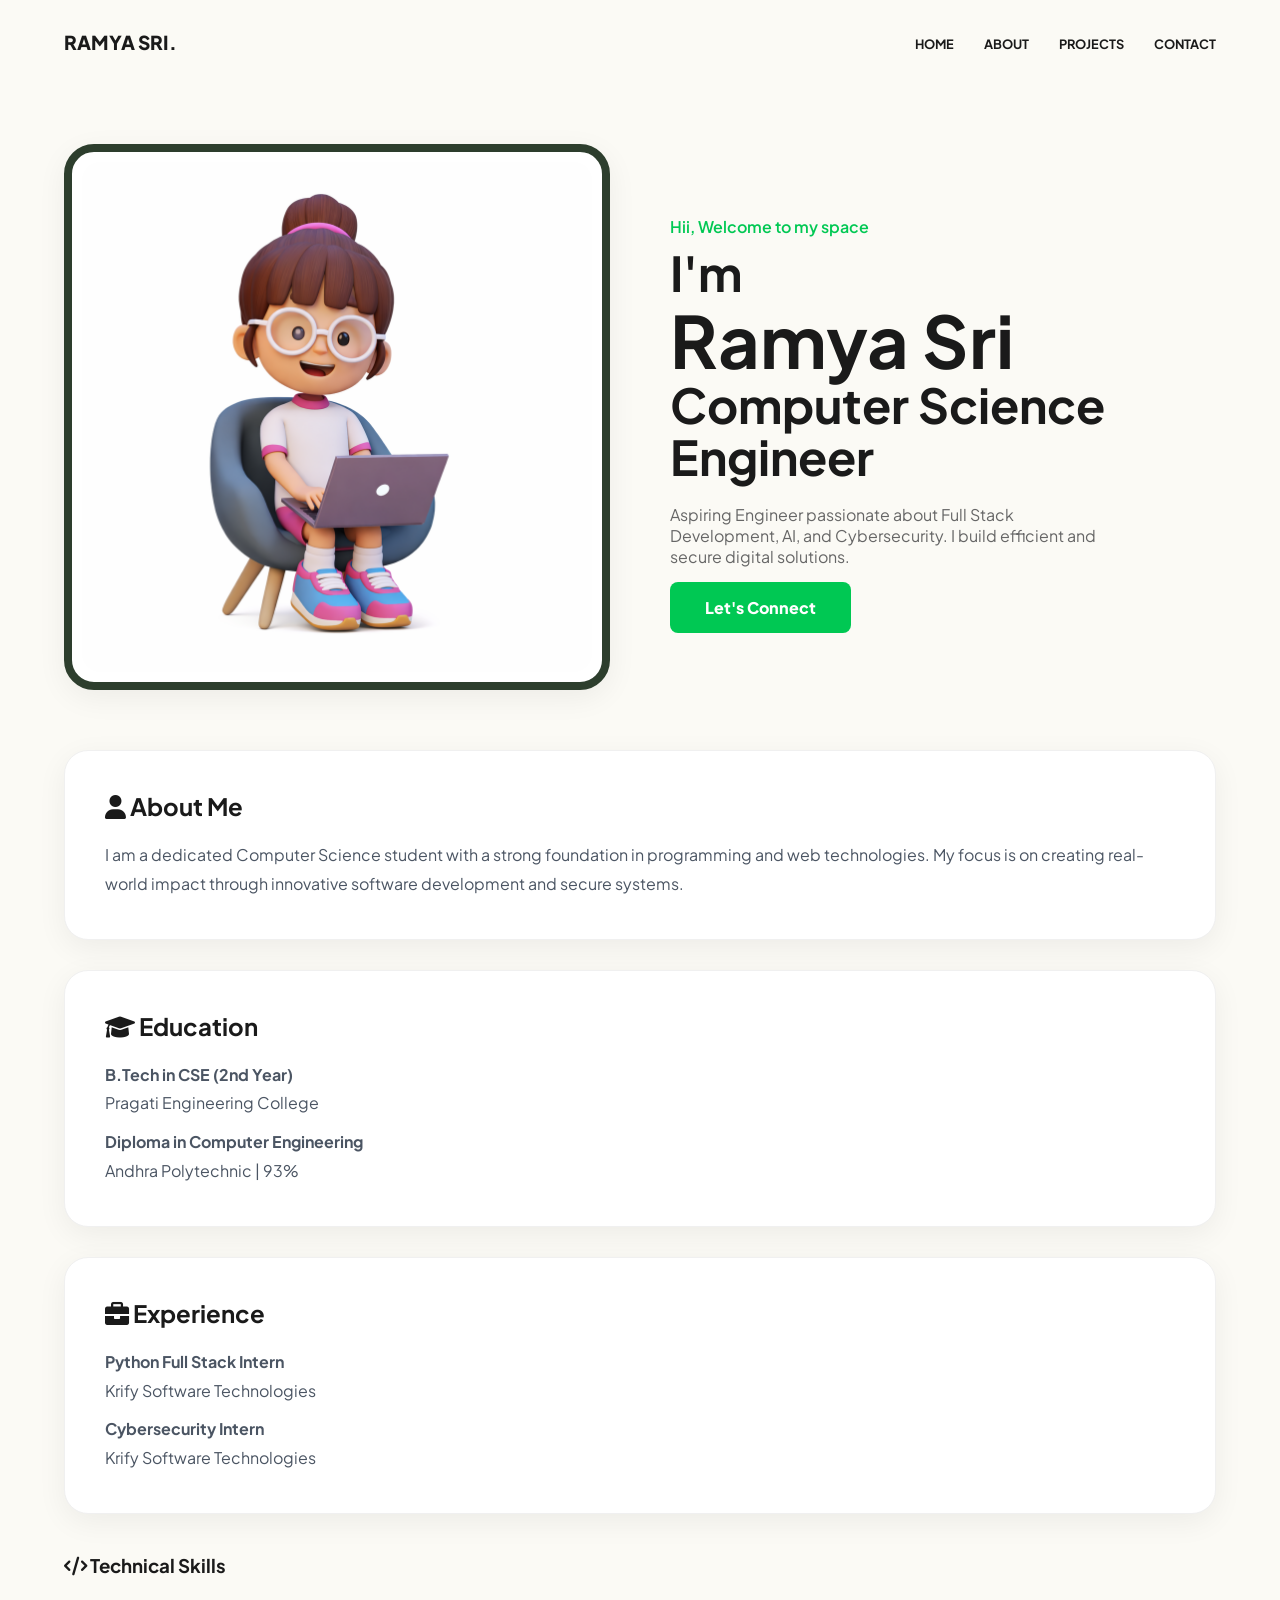
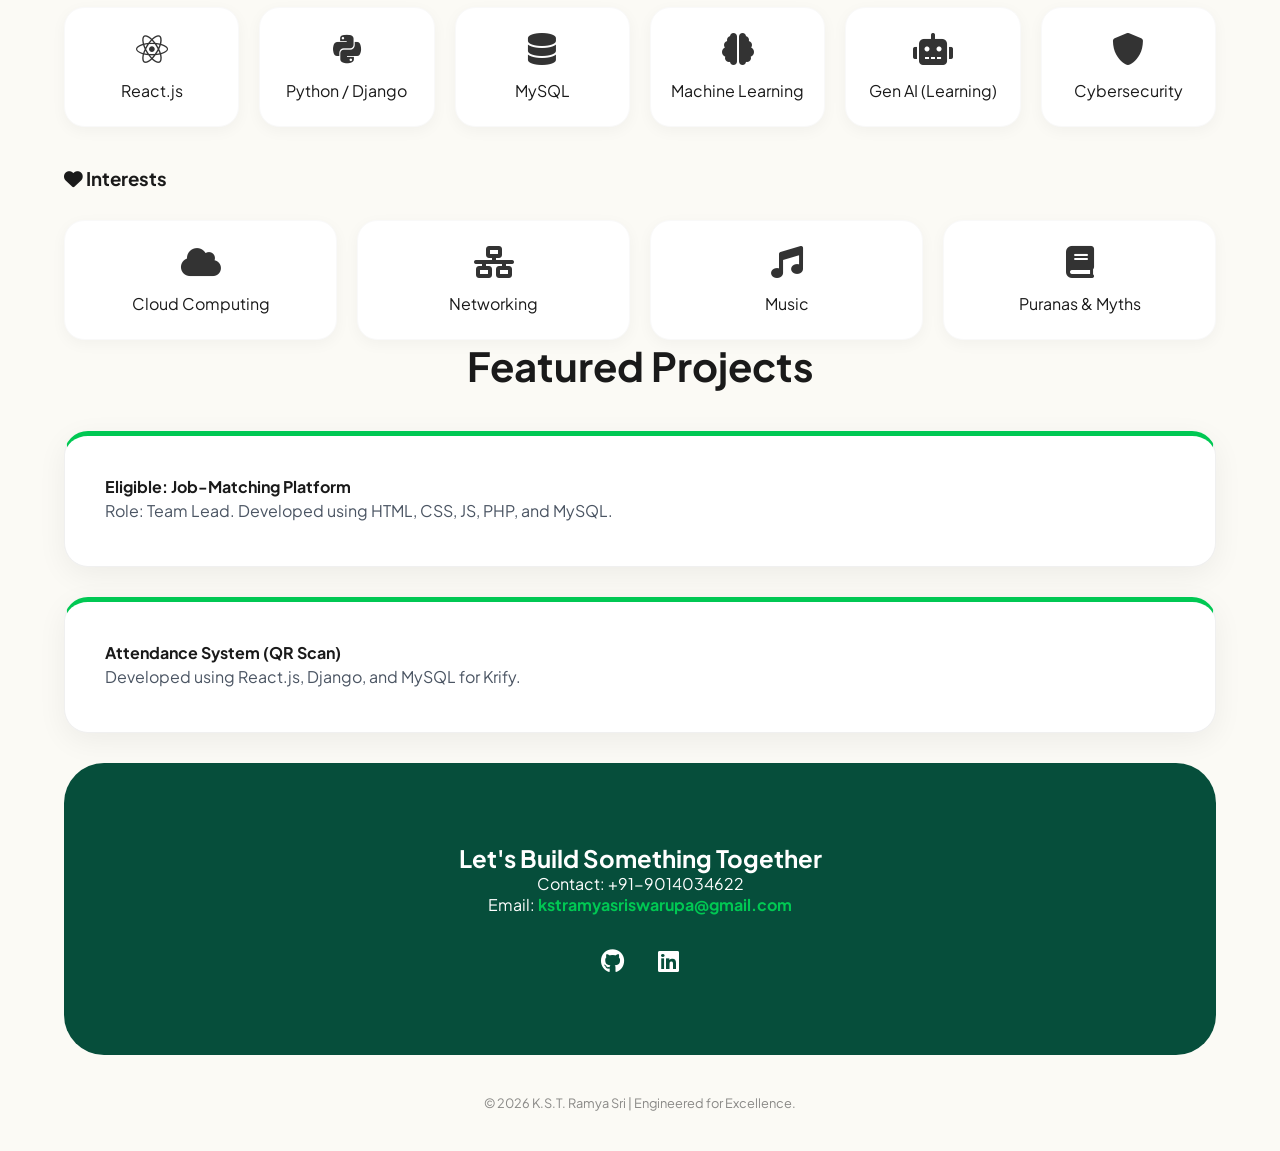
<file: task1-portfolio/index.html>
<!DOCTYPE html>
<html lang="en">
<head>
    <meta charset="UTF-8">
    <meta name="viewport" content="width=device-width, initial-scale=1.0">
    <title>K.S.T. Ramya Sri | Portfolio</title>
    <link rel="stylesheet" href="https://cdnjs.cloudflare.com/ajax/libs/font-awesome/6.0.0/css/all.min.css">
    <link href="https://fonts.googleapis.com/css2?family=Plus+Jakarta+Sans:wght@400;600;800&display=swap" rel="stylesheet">
    <link rel="stylesheet" href="style.css">
</head>
<body>

    <nav>
        <div class="logo">RAMYA SRI.</div>
        <ul class="nav-links">
            <li><a href="#hero">Home</a></li>
            <li><a href="#about">About</a></li>
            <li><a href="#projects">Projects</a></li>
            <li><a href="#contact">Contact</a></li>
        </ul>
    </nav>

    <section id="hero" class="hero">
        <div class="hero-img">
            <img src="girl.png" alt="K.S.T. Ramya Sri" onerror="this.src='https://via.placeholder.com/500'">
        </div>
        <div class="hero-text">
            <h4>Hii, Welcome to my space</h4>
            <h3>I'm <span><h1>Ramya Sri</h1></span>Computer Science Engineer</h1>
            <p>Aspiring Engineer passionate about Full Stack Development, AI, and Cybersecurity. I build efficient and secure digital solutions.</p>
            <a href="#contact" style="background: var(--primary); color: white; padding: 15px 35px; border-radius: 8px; text-decoration: none; font-weight: 800;">Let's Connect</a>
        </div>
    </section>

    <section id="about">
        <div class="card">
            <h3><i class="fas fa-user"></i> About Me</h3>
            <p>I am a dedicated Computer Science student with a strong foundation in programming and web technologies.  My focus is on creating real-world impact through innovative software development and secure systems. </p>
        </div>

        <div class="about-grid">
            <div class="card">
                <h3><i class="fas fa-graduation-cap"></i> Education</h3>
                <p><strong>B.Tech in CSE (2nd Year)</strong><br>Pragati Engineering College </p>
                <p style="margin-top: 10px;"><strong>Diploma in Computer Engineering</strong><br>Andhra Polytechnic | 93% </p>
            </div>
            <div class="card">
                <h3><i class="fas fa-briefcase"></i> Experience</h3>
                <p><strong>Python Full Stack Intern</strong><br>Krify Software Technologies </p>
                <p style="margin-top: 10px;"><strong>Cybersecurity Intern</strong><br>Krify Software Technologies </p>
            </div>
        </div>

        <h3 style="margin: 40px 0 20px;"><i class="fas fa-code"></i> Technical Skills</h3>
        <div class="skills-container">
            <div class="skill-item"><i class="fab fa-react"></i> React.js</div>
            <div class="skill-item"><i class="fab fa-python"></i> Python / Django</div>
            <div class="skill-item"><i class="fas fa-database"></i> MySQL</div>
            <div class="skill-item"><i class="fas fa-brain"></i> Machine Learning</div>
            <div class="skill-item"><i class="fas fa-robot"></i> Gen AI (Learning)</div>
            <div class="skill-item"><i class="fas fa-shield-alt"></i> Cybersecurity</div>
        </div>

        <h3 style="margin: 40px 0 20px;"><i class="fas fa-heart"></i> Interests</h3>
        <div class="skills-container">
            <div class="skill-item"><i class="fas fa-cloud"></i> Cloud Computing</div>
            <div class="skill-item"><i class="fas fa-network-wired"></i> Networking</div>
            <div class="skill-item"><i class="fas fa-music"></i> Music </div>
            <div class="skill-item"><i class="fas fa-book"></i> Puranas & Myths </div>
        </div>
    </section>

    <section id="projects">
        <h2 style="margin-bottom: 40px; font-size: 2.5rem; text-align: center;">Featured Projects</h2>
        <div class="about-grid">
            <div class="card" style="border-top: 5px solid var(--primary);">
                <h4>Eligible: Job-Matching Platform </h4>
                <p>Role: Team Lead. Developed using HTML, CSS, JS, PHP, and MySQL. </p>
            </div>
            <div class="card" style="border-top: 5px solid var(--primary);">
                <h4>Attendance System (QR Scan) </h4>
                <p>Developed using React.js, Django, and MySQL for Krify. </p>
            </div>
        </div>
    </section>

    <section id="contact">
        <div class="contact-box">
            <h2>Let's Build Something Together</h2>
            <p>Contact: +91-9014034622 </p>
            <p>Email: <a href="mailto:kstramyasriswarupa@gmail.com" class="contact-link">kstramyasriswarupa@gmail.com</a> </p>
            <div style="margin-top: 30px; font-size: 1.5rem;">
                <a href="https://github.com/KSTRamyaSri" style="color: white; margin: 0 15px;"><i class="fab fa-github"></i></a>
                <a href="https://www.linkedin.com/in/kstramyasri" style="color: white; margin: 0 15px;"><i class="fab fa-linkedin"></i></a>
            </div>
        </div>
    </section>

    <footer style="padding: 40px; text-align: center; opacity: 0.5; font-size: 0.8rem;">
        &copy; 2026 K.S.T. Ramya Sri | Engineered for Excellence.
    </footer>

</body>
</html>
</file>
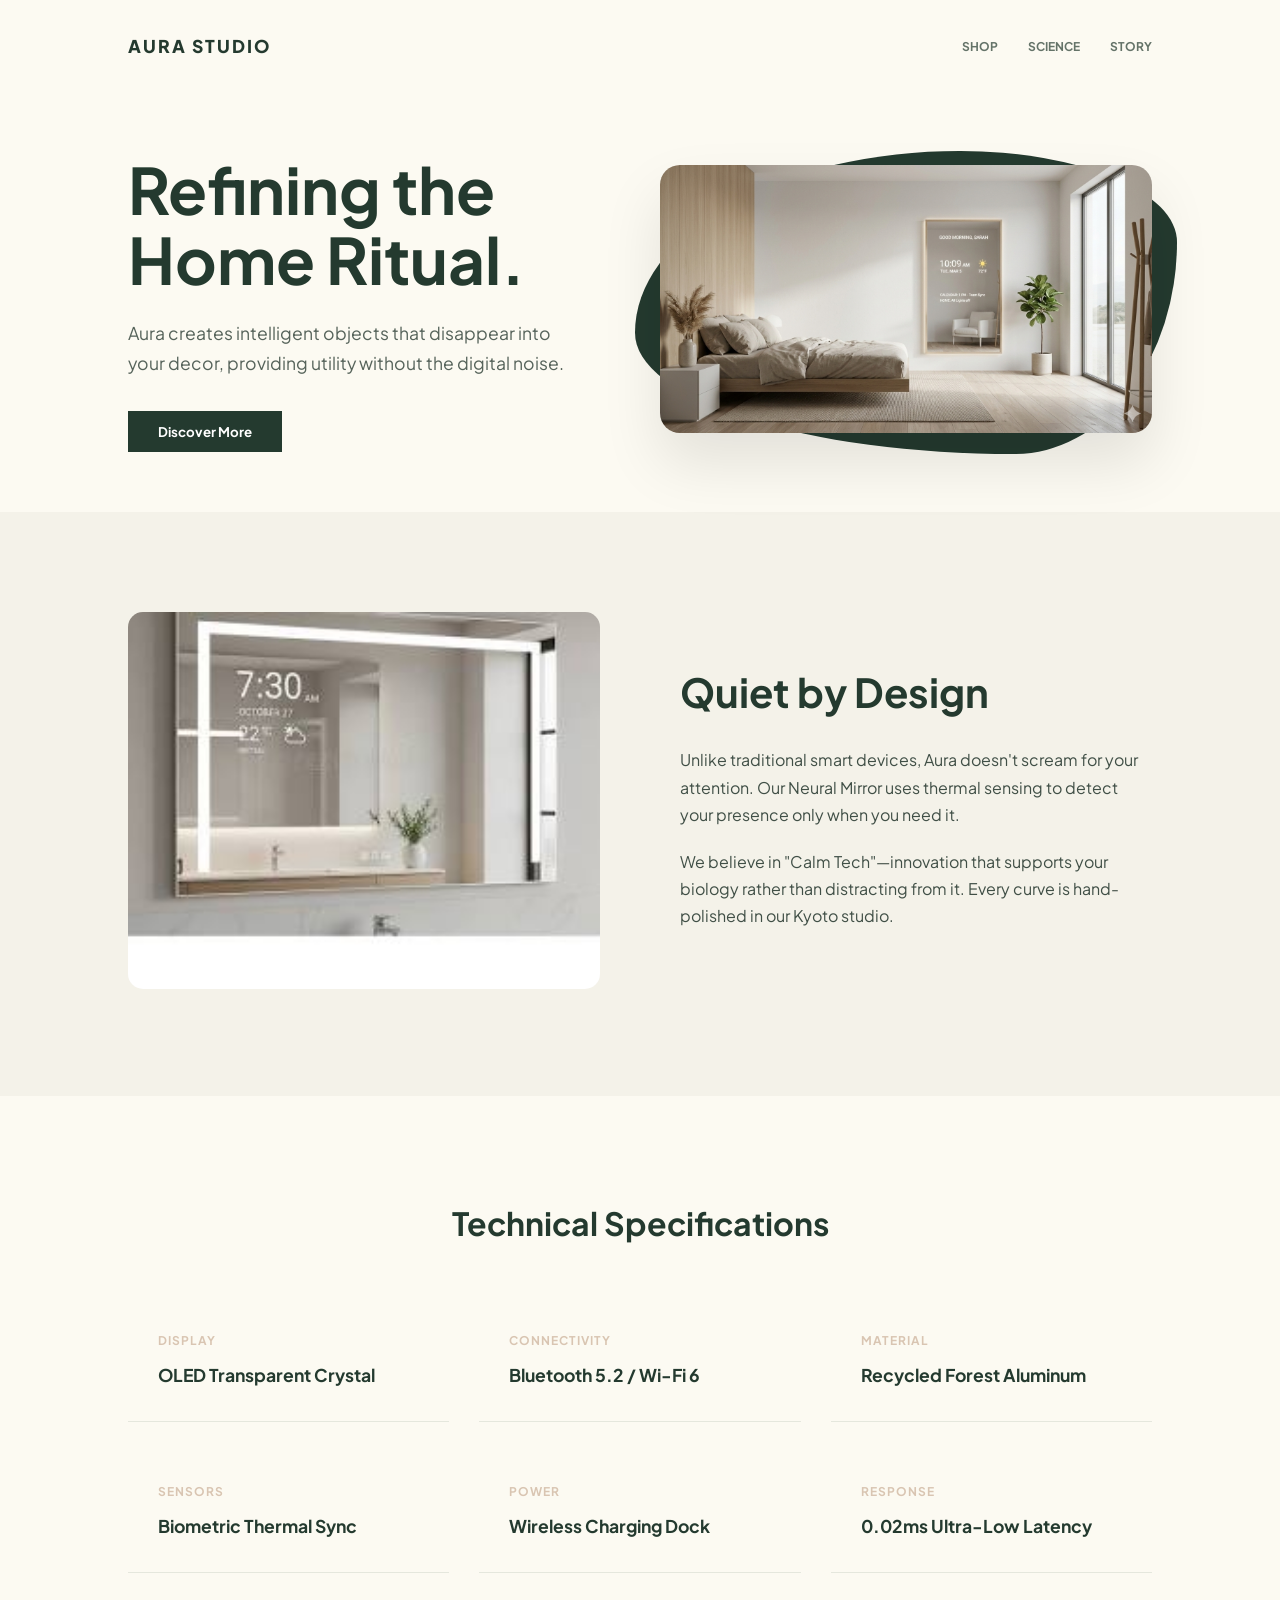
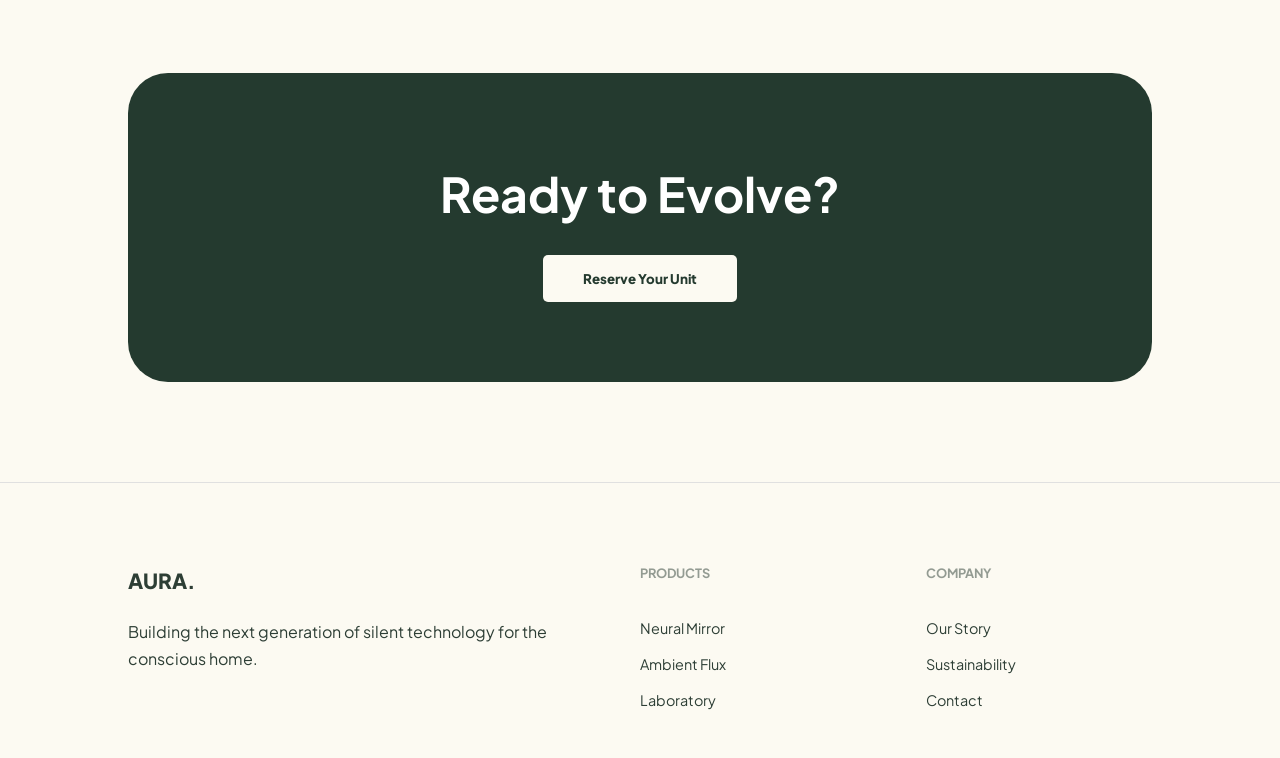
<file: task2-landingpage/index.html>
<!DOCTYPE html>
<html lang="en">
<head>
    <meta charset="UTF-8">
    <meta name="viewport" content="width=device-width, initial-scale=1.0">
    <title>Aura | Technical Elegance</title>
    <link href="https://fonts.googleapis.com/css2?family=Plus+Jakarta+Sans:wght@400;500;700;800&display=swap" rel="stylesheet">
    <link rel="stylesheet" href="style.css">
</head>
<body>

    <nav>
        <div class="logo" onclick="window.scrollTo(0,0)">AURA STUDIO</div>
        <ul class="nav-links">
            <li><a href="#hero">SHOP</a></li>
            <li><a href="#philosophy">SCIENCE</a></li>
            <li><a href="#specs">STORY</a></li>
        </ul>
    </nav>

    <section id="hero" class="hero">
        <div class="hero-content">
            <h1>Refining the <br>Home Ritual.</h1>
            <p>Aura creates intelligent objects that disappear into your decor, providing utility without the digital noise.</p>
            <button style="padding: 12px 30px; background: var(--forest); color: white; border: none; font-weight: 700;">Discover More</button>
        </div>
        <div class="hero-img-wrap">
            <div class="organic-bg"></div>
            <img src="image1.png" alt="Aura Product">
        </div>
    </section>

    <section id="philosophy" class="philosophy">
        <div>
            <img src="image2.png" alt="Tech Detail" style="width: 100%; border-radius: 15px;">
        </div>
        <div class="philosophy-text">
            <h2>Quiet by Design</h2>
            <p>Unlike traditional smart devices, Aura doesn't scream for your attention. Our Neural Mirror uses thermal sensing to detect your presence only when you need it.</p>
            <p>We believe in "Calm Tech"—innovation that supports your biology rather than distracting from it. Every curve is hand-polished in our Kyoto studio.</p>
        </div>
    </section>

    <section id="specs" class="specs">
        <h2 class="specs-title">Technical Specifications</h2>
        <div class="specs-grid">
            <div class="spec-item">
                <h4>Display</h4>
                <p>OLED Transparent Crystal</p>
            </div>
            <div class="spec-item">
                <h4>Connectivity</h4>
                <p>Bluetooth 5.2 / Wi-Fi 6</p>
            </div>
            <div class="spec-item">
                <h4>Material</h4>
                <p>Recycled Forest Aluminum</p>
            </div>
            <div class="spec-item">
                <h4>Sensors</h4>
                <p>Biometric Thermal Sync</p>
            </div>
            <div class="spec-item">
                <h4>Power</h4>
                <p>Wireless Charging Dock</p>
            </div>
            <div class="spec-item">
                <h4>Response</h4>
                <p>0.02ms Ultra-Low Latency</p>
            </div>
        </div>
    </section>

    <section class="cta">
        <h2>Ready to Evolve?</h2>
        <button class="btn-light">Reserve Your Unit</button>
    </section>

    <footer>
        <div class="f-grid">
            <div class="f-col">
                <div class="f-logo">AURA.</div>
                <p>Building the next generation of silent technology for the conscious home.</p>
            </div>
            <div class="f-col">
                <h4>Products</h4>
                <ul><li>Neural Mirror</li><li>Ambient Flux</li><li>Laboratory</li></ul>
            </div>
            <div class="f-col">
                <h4>Company</h4>
                <ul><li>Our Story</li><li>Sustainability</li><li>Contact</li></ul>
            </div>
        </div>
    </footer>

</body>
</html>
</file>
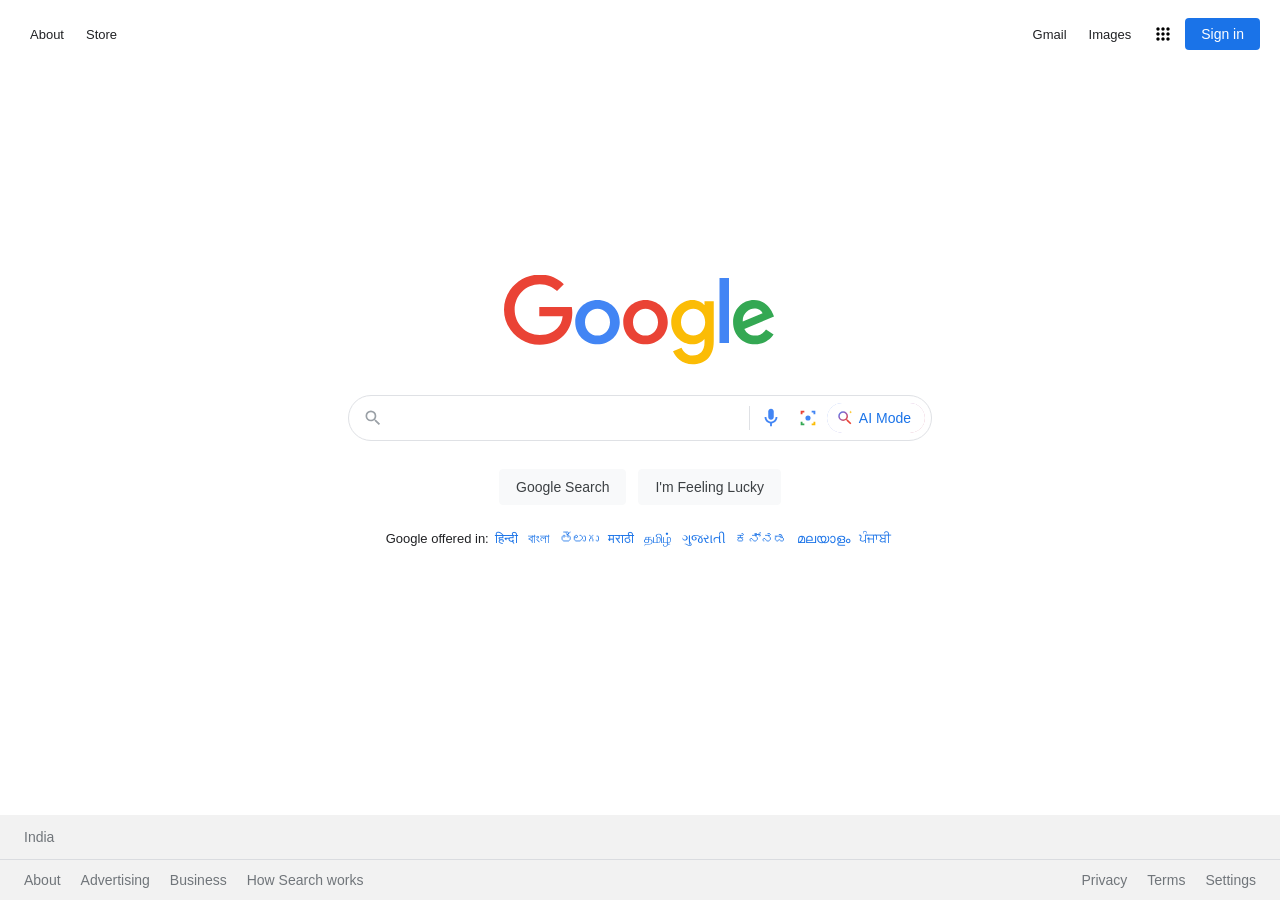
<file: task3-google-clone/index.html>
<!DOCTYPE html>
<html lang="en">
<head>
<meta charset="UTF-8"/>
<meta name="viewport" content="width=device-width,initial-scale=1"/>
<title>Google</title>
<link rel="icon" href="https://www.google.com/favicon.ico"/>

<link rel="stylesheet" href="style.css"/>


</head>
<body>

<!--  HOME -->
<div id="home" style="display:flex;flex-direction:column;min-height:100vh;">
  <header>
    <a href="#" data-i18n="about">About</a>
    <a href="#" data-i18n="store">Store</a>
    <div class="hdr-spacer"></div>
    <a href="#" data-i18n="gmail">Gmail</a>
    <a href="#" data-i18n="images">Images</a>
    <div class="grid-btn" id="apps-btn" title="Google apps">
      <svg viewBox="0 0 24 24" width="20" height="20"><path d="M6,8c1.1,0 2,-0.9 2,-2s-0.9,-2 -2,-2 -2,0.9 -2,2 0.9,2 2,2zM12,20c1.1,0 2,-0.9 2,-2s-0.9,-2 -2,-2 -2,0.9 -2,2 0.9,2 2,2zM6,20c1.1,0 2,-0.9 2,-2s-0.9,-2 -2,-2 -2,0.9 -2,2 0.9,2 2,2zM6,14c1.1,0 2,-0.9 2,-2s-0.9,-2 -2,-2 -2,0.9 -2,2 0.9,2 2,2zM12,14c1.1,0 2,-0.9 2,-2s-0.9,-2 -2,-2 -2,0.9 -2,2 0.9,2 2,2zM16,6c0,1.1 0.9,2 2,2s2,-0.9 2,-2 -0.9,-2 -2,-2 -2,0.9 -2,2zM12,8c1.1,0 2,-0.9 2,-2s-0.9,-2 -2,-2 -2,0.9 -2,2 0.9,2 2,2zM18,14c1.1,0 2,-0.9 2,-2s-0.9,-2 -2,-2 -2,0.9 -2,2 0.9,2 2,2zM18,20c1.1,0 2,-0.9 2,-2s-0.9,-2 -2,-2 -2,0.9 -2,2 0.9,2 2,2z"/></svg>
    </div>
    <a href="#" class="sign-in-btn" data-i18n="signin">Sign in</a>
  </header>

  <main>
    <div class="g-logo">
      <svg viewBox="0 0 272 92" xmlns="http://www.w3.org/2000/svg">
        <path fill="#4285F4" d="M115.75 47.18c0 12.77-9.99 22.18-22.25 22.18s-22.25-9.41-22.25-22.18C71.25 34.32 81.24 25 93.5 25s22.25 9.32 22.25 22.18zm-9.74 0c0-7.98-5.79-13.44-12.51-13.44S80.99 39.2 80.99 47.18c0 7.9 5.79 13.44 12.51 13.44s12.51-5.55 12.51-13.44z"/>
        <path fill="#EA4335" d="M163.75 47.18c0 12.77-9.99 22.18-22.25 22.18s-22.25-9.41-22.25-22.18c0-12.85 9.99-22.18 22.25-22.18s22.25 9.32 22.25 22.18zm-9.74 0c0-7.98-5.79-13.44-12.51-13.44s-12.51 5.46-12.51 13.44c0 7.9 5.79 13.44 12.51 13.44s12.51-5.55 12.51-13.44z"/>
        <path fill="#FBBC05" d="M209.75 26.34v39.82c0 16.38-9.66 23.07-21.08 23.07-10.75 0-17.22-7.19-19.66-13.07l8.48-3.53c1.51 3.61 5.21 7.87 11.17 7.87 7.31 0 11.84-4.51 11.84-13v-3.19h-.34c-2.18 2.69-6.38 5.04-11.68 5.04-11.09 0-21.25-9.66-21.25-22.09 0-12.52 10.16-22.26 21.25-22.26 5.29 0 9.49 2.35 11.68 4.96h.34v-3.61h9.25zm-8.56 20.92c0-7.81-5.21-13.52-11.84-13.52-6.72 0-12.35 5.71-12.35 13.52 0 7.73 5.63 13.36 12.35 13.36 6.63 0 11.84-5.63 11.84-13.36z"/>
        <path fill="#4285F4" d="M225 3v65h-9.5V3h9.5z"/>
        <path fill="#34A853" d="M262.02 54.48l7.56 5.04c-2.44 3.61-8.32 9.83-18.48 9.83-12.6 0-22.01-9.74-22.01-22.18 0-13.19 9.49-22.18 20.92-22.18 11.51 0 17.14 9.16 18.98 14.11l1.01 2.52-29.65 12.28c2.27 4.45 5.8 6.72 10.75 6.72 4.96 0 8.4-2.44 10.92-6.14zm-23.27-7.98l19.82-8.23c-1.09-2.77-4.37-4.7-8.23-4.7-4.95 0-11.84 4.37-11.59 12.93z"/>
        <path fill="#EA4335" d="M35.29 41.41V32h32.51c.33 1.67.5 3.62.5 5.74 0 7.14-1.96 15.96-8.23 22.23-6.11 6.36-13.93 9.75-24.28 9.75C16.28 69.72 0 53.96 0 34.64 0 15.32 16.28-.44 35.79-.44c10.68 0 18.31 4.19 24.03 9.66l-6.78 6.78c-4.11-3.86-9.66-6.86-17.25-6.86-14.11 0-25.14 11.37-25.14 25.48 0 14.11 11.03 25.48 25.14 25.48 9.16 0 14.36-3.69 17.71-7.03 2.71-2.71 4.49-6.58 5.19-11.86H35.29z"/>
      </svg>
    </div>

    <div class="search-wrap">
      <div class="sbox" id="sbox">
        <span class="s-icon">
          <svg viewBox="0 0 24 24" width="20" height="20"><path fill="#9aa0a6" d="M15.5 14h-.79l-.28-.27A6.471 6.471 0 0 0 16 9.5 6.5 6.5 0 1 0 9.5 16c1.61 0 3.09-.59 4.23-1.57l.27.28v.79l5 4.99L20.49 19l-4.99-5zm-6 0C7.01 14 5 11.99 5 9.5S7.01 5 9.5 5 14 7.01 14 9.5 11.99 14 9.5 14z"/></svg>
        </span>
        <input type="text" id="sinput" autocomplete="off" spellcheck="false" aria-label="Search"/>
        <div class="sright">
          <!-- Clear -->
          <button class="ibtn" id="clear-btn" style="display:none" title="Clear">
            <svg viewBox="0 0 24 24" width="18" height="18"><path fill="#70757a" d="M19 6.41L17.59 5 12 10.59 6.41 5 5 6.41 10.59 12 5 17.59 6.41 19 12 13.41 17.59 19 19 17.59 13.41 12z"/></svg>
          </button>
          <div class="vdiv"></div>
          <!-- 🎤 MIC — exact Google blue mic -->
          <button class="ibtn" id="mic-btn" title="Search by voice">
            <div class="mic-pulse-ring"></div>
            <svg viewBox="0 0 24 24" width="22" height="22" xmlns="http://www.w3.org/2000/svg">
              <path fill="#4285F4" d="M12 14c1.66 0 3-1.34 3-3V5c0-1.66-1.34-3-3-3S9 3.34 9 5v6c0 1.66 1.34 3 3 3z"/>
              <path fill="#4285F4" d="M17 11c0 2.76-2.24 5-5 5s-5-2.24-5-5H5c0 3.53 2.61 6.43 6 6.92V21h2v-3.08c3.39-.49 6-3.39 6-6.92h-2z"/>
            </svg>
          </button>
          <!-- 🔍 GOOGLE LENS — exact official icon -->
          <button class="ibtn" id="lens-btn" title="Search by image (Google Lens)">
            <!-- Exact Google Lens icon: rounded-corner viewfinder with multicolor dots/shapes -->
            <svg viewBox="0 0 24 24" width="22" height="22" xmlns="http://www.w3.org/2000/svg">
              <!-- Viewfinder corners -->
              <path fill="none" d="M0 0h24v24H0z"/>
              <!-- Top-left corner bracket -->
              <path fill="#EA4335" d="M4 4h4v2H6v2H4z"/>
              <!-- Top-right corner bracket -->
              <path fill="#4285F4" d="M16 4h4v4h-2V6h-2z"/>
              <!-- Bottom-left corner bracket -->
              <path fill="#34A853" d="M4 16h2v2h2v2H4z"/>
              <!-- Bottom-right corner bracket -->
              <path fill="#FBBC05" d="M18 18h-2v2h4v-4h-2z"/>
              <!-- Center circle (lens) -->
              <circle fill="#4285F4" cx="12" cy="12" r="2.8"/>
            </svg>
          </button>
          <!-- ✨ AI MODE PILL — official style -->
          <div class="ai-pill-wrap">
            <div class="ai-ring"></div>
            <div class="ai-pill-border"></div>
            <button class="ai-pill" id="ai-pill-btn">
              <span class="ai-spark">
                <!-- Magnifier with sparkle — official Google AI Mode icon -->
                <svg width="18" height="18" viewBox="0 0 24 24" fill="none" xmlns="http://www.w3.org/2000/svg">
                  <defs>
                    <linearGradient id="lensGrad" x1="3" y1="3" x2="15" y2="15" gradientUnits="userSpaceOnUse">
                      <stop offset="0%" stop-color="#4285f4"/>
                      <stop offset="50%" stop-color="#9b59b6"/>
                      <stop offset="100%" stop-color="#ea4335"/>
                    </linearGradient>
                  </defs>
                  <!-- Magnifying glass -->
                  <path fill="url(#lensGrad)" d="M15.5 14h-.79l-.28-.27A6.471 6.471 0 0 0 16 9.5 6.5 6.5 0 1 0 9.5 16c1.61 0 3.09-.59 4.23-1.57l.27.28v.79l5 4.99L20.49 19l-4.99-5zm-6 0C7.01 14 5 11.99 5 9.5S7.01 5 9.5 5 14 7.01 14 9.5 11.99 14 9.5 14z"/>
                  <!-- Sparkle star top right -->
                  <path fill="#FBBC05" d="M19.5 2l.5 1.5L21.5 4l-1.5.5L19.5 6l-.5-1.5L17.5 4l1.5-.5z"/>
                </svg>
              </span>
              <span data-i18n="aimode">AI Mode</span>
            </button>
          </div>
        </div>
      </div>
      <div class="ac-drop" id="ac-drop"></div>
    </div>

    <div class="sbtn-row">
      <button class="gbtn" id="gsearch-btn" data-i18n="googlesearch">Google Search</button>
      <button class="gbtn" id="lucky-btn" data-i18n="lucky">I'm Feeling Lucky</button>
    </div>

    <div class="lang-row" id="lang-row">
      <span data-i18n="offeredIn">Google offered in:</span>
      <a onclick="setLang('hi')">हिन्दी</a>
      <a onclick="setLang('bn')">বাংলা</a>
      <a onclick="setLang('te')">తెలుగు</a>
      <a onclick="setLang('mr')">मराठी</a>
      <a onclick="setLang('ta')">தமிழ்</a>
      <a onclick="setLang('gu')">ગુજરાતી</a>
      <a onclick="setLang('kn')">ಕನ್ನಡ</a>
      <a onclick="setLang('ml')">മലയാളം</a>
      <a onclick="setLang('pa')">ਪੰਜਾਬੀ</a>
      <a onclick="setLang('en')" id="en-link" style="display:none">English</a>
    </div>
  </main>

  <footer>
    <div class="ft-loc" data-i18n="country">India</div>
    <div class="ft-links">
      <div class="ft-l">
        <a href="#" data-i18n="about">About</a>
        <a href="#" data-i18n="advertising">Advertising</a>
        <a href="#" data-i18n="business">Business</a>
        <a href="#" data-i18n="howsearch">How Search works</a>
      </div>
      <div class="ft-r">
        <a href="#" data-i18n="privacy">Privacy</a>
        <a href="#" data-i18n="terms">Terms</a>
        <a href="#" data-i18n="settings">Settings</a>
      </div>
    </div>
  </footer>
</div>


<!-- ══════════ APPS MODAL ══════════ -->
<div class="modal-back" id="apps-modal">
  <div class="apps-panel">
    <div class="apps-grid">
      <a class="app-it" href="#"><svg width="48" height="48" viewBox="0 0 48 48"><rect width="48" height="48" rx="8" fill="#4285f4"/><text x="24" y="33" font-size="22" text-anchor="middle" fill="white" font-family="arial" font-weight="bold">G</text></svg><span>Search</span></a>
      <a class="app-it" href="#"><svg width="48" height="48" viewBox="0 0 48 48"><rect width="48" height="48" rx="8" fill="#EA4335"/><text x="24" y="33" font-size="20" text-anchor="middle" fill="white" font-family="arial">M</text></svg><span>Gmail</span></a>
      <a class="app-it" href="#"><svg width="48" height="48" viewBox="0 0 48 48"><rect width="48" height="48" rx="8" fill="#EA4335"/><text x="24" y="35" font-size="26" text-anchor="middle" fill="white" font-family="arial">▶</text></svg><span>YouTube</span></a>
      <a class="app-it" href="#"><svg width="48" height="48" viewBox="0 0 48 48"><rect width="48" height="48" rx="8" fill="#34A853"/><text x="24" y="33" font-size="12" text-anchor="middle" fill="white" font-family="arial">Maps</text></svg><span>Maps</span></a>
      <a class="app-it" href="#"><svg width="48" height="48" viewBox="0 0 48 48"><rect width="48" height="48" rx="8" fill="#FBBC05"/><text x="24" y="35" font-size="24" text-anchor="middle" fill="white" font-family="arial">▶</text></svg><span>Play</span></a>
      <a class="app-it" href="#"><svg width="48" height="48" viewBox="0 0 48 48"><rect width="48" height="48" rx="8" fill="#4285F4"/><text x="24" y="33" font-size="20" text-anchor="middle" fill="white" font-family="arial">M</text></svg><span>Meet</span></a>
      <a class="app-it" href="#"><svg width="48" height="48" viewBox="0 0 48 48"><rect width="48" height="48" rx="8" fill="#34A853"/><text x="24" y="33" font-size="20" text-anchor="middle" fill="white" font-family="arial">D</text></svg><span>Drive</span></a>
      <a class="app-it" href="#"><svg width="48" height="48" viewBox="0 0 48 48"><rect width="48" height="48" rx="8" fill="#EA4335"/><text x="24" y="33" font-size="12" text-anchor="middle" fill="white" font-family="arial">News</text></svg><span>News</span></a>
      <a class="app-it" href="#"><svg width="48" height="48" viewBox="0 0 48 48"><rect width="48" height="48" rx="8" fill="#4285F4"/><text x="24" y="33" font-size="11" text-anchor="middle" fill="white" font-family="arial">Calendar</text></svg><span>Calendar</span></a>
    </div>
  </div>
</div>

<!-- ══════════ VOICE MODAL ══════════ -->
<div class="voice-modal" id="voice-modal">
  <div class="v-orb"><svg viewBox="0 0 24 24" width="34" height="34"><path fill="white" d="M12 14c1.66 0 3-1.34 3-3V5c0-1.66-1.34-3-3-3S9 3.34 9 5v6c0 1.66 1.34 3 3 3z"/><path fill="white" d="M17 11c0 2.76-2.24 5-5 5s-5-2.24-5-5H5c0 3.53 2.61 6.43 6 6.92V21h2v-3.08c3.39-.49 6-3.39 6-6.92h-2z"/></svg></div>
  <div class="v-status" id="vstatus" data-i18n="listening">Listening…</div>
  <button class="v-close" id="vclose" data-i18n="cancel">Cancel</button>
</div>

<!-- ══════════ LENS MODAL ══════════ -->
<div class="overlay" id="lens-modal">
  <div class="lens-card">
    <div style="font-size:20px;font-weight:400;color:#202124;margin-bottom:20px;" data-i18n="searchByImage">Search by image</div>
    <div class="lens-drop" onclick="document.getElementById('lens-file').click()">
      <!-- Exact Google Lens big icon -->
      <svg viewBox="0 0 24 24" width="56" height="56" style="margin:0 auto 12px;display:block;">
        <path fill="none" d="M0 0h24v24H0z"/>
        <path fill="#EA4335" d="M4 4h4v2H6v2H4z"/>
        <path fill="#4285F4" d="M16 4h4v4h-2V6h-2z"/>
        <path fill="#34A853" d="M4 16h2v2h2v2H4z"/>
        <path fill="#FBBC05" d="M18 18h-2v2h4v-4h-2z"/>
        <circle fill="#4285F4" cx="12" cy="12" r="3"/>
      </svg>
      <p style="font-size:16px;color:#202124;margin-bottom:6px;" data-i18n="dragImage">Drag an image here or</p>
      <label style="color:#1a73e8;cursor:pointer;font-size:16px;" data-i18n="uploadFile">upload a file<input type="file" id="lens-file" accept="image/*" style="display:none" onchange="handleLensFile(this)"/></label>
    </div>
    <div style="display:flex;align-items:center;gap:12px;margin-bottom:16px;"><div style="flex:1;height:1px;background:#dadce0;"></div><span style="font-size:13px;color:#70757a;">OR</span><div style="flex:1;height:1px;background:#dadce0;"></div></div>
    <input type="text" id="lens-url" placeholder="Paste image link" style="width:100%;border:1px solid #dadce0;border-radius:24px;padding:10px 16px;font-size:14px;outline:none;margin-bottom:16px;"/>
    <div style="display:flex;justify-content:flex-end;gap:8px;">
      <button onclick="closeLens()" style="border:none;background:none;color:#1a73e8;font-size:14px;cursor:pointer;padding:10px 16px;" data-i18n="cancel">Cancel</button>
      <button style="background:#1a73e8;color:#fff;border:none;border-radius:4px;padding:10px 20px;font-size:14px;cursor:pointer;" data-i18n="search">Search</button>
    </div>
  </div>
</div>


<!-- ══════════ AI MODE PAGE ══════════ -->
<div id="ai-page">
  <div class="ai-header">
    <div class="g-logo-sm" onclick="goHome()">
      <svg viewBox="0 0 272 92" xmlns="http://www.w3.org/2000/svg">
        <path fill="#4285F4" d="M115.75 47.18c0 12.77-9.99 22.18-22.25 22.18s-22.25-9.41-22.25-22.18C71.25 34.32 81.24 25 93.5 25s22.25 9.32 22.25 22.18zm-9.74 0c0-7.98-5.79-13.44-12.51-13.44S80.99 39.2 80.99 47.18c0 7.9 5.79 13.44 12.51 13.44s12.51-5.55 12.51-13.44z"/>
        <path fill="#EA4335" d="M163.75 47.18c0 12.77-9.99 22.18-22.25 22.18s-22.25-9.41-22.25-22.18c0-12.85 9.99-22.18 22.25-22.18s22.25 9.32 22.25 22.18zm-9.74 0c0-7.98-5.79-13.44-12.51-13.44s-12.51 5.46-12.51 13.44c0 7.9 5.79 13.44 12.51 13.44s12.51-5.55 12.51-13.44z"/>
        <path fill="#FBBC05" d="M209.75 26.34v39.82c0 16.38-9.66 23.07-21.08 23.07-10.75 0-17.22-7.19-19.66-13.07l8.48-3.53c1.51 3.61 5.21 7.87 11.17 7.87 7.31 0 11.84-4.51 11.84-13v-3.19h-.34c-2.18 2.69-6.38 5.04-11.68 5.04-11.09 0-21.25-9.66-21.25-22.09 0-12.52 10.16-22.26 21.25-22.26 5.29 0 9.49 2.35 11.68 4.96h.34v-3.61h9.25zm-8.56 20.92c0-7.81-5.21-13.52-11.84-13.52-6.72 0-12.35 5.71-12.35 13.52 0 7.73 5.63 13.36 12.35 13.36 6.63 0 11.84-5.63 11.84-13.36z"/>
        <path fill="#4285F4" d="M225 3v65h-9.5V3h9.5z"/>
        <path fill="#34A853" d="M262.02 54.48l7.56 5.04c-2.44 3.61-8.32 9.83-18.48 9.83-12.6 0-22.01-9.74-22.01-22.18 0-13.19 9.49-22.18 20.92-22.18 11.51 0 17.14 9.16 18.98 14.11l1.01 2.52-29.65 12.28c2.27 4.45 5.8 6.72 10.75 6.72 4.96 0 8.4-2.44 10.92-6.14zm-23.27-7.98l19.82-8.23c-1.09-2.77-4.37-4.7-8.23-4.7-4.95 0-11.84 4.37-11.59 12.93z"/>
        <path fill="#EA4335" d="M35.29 41.41V32h32.51c.33 1.67.5 3.62.5 5.74 0 7.14-1.96 15.96-8.23 22.23-6.11 6.36-13.93 9.75-24.28 9.75C16.28 69.72 0 53.96 0 34.64 0 15.32 16.28-.44 35.79-.44c10.68 0 18.31 4.19 24.03 9.66l-6.78 6.78c-4.11-3.86-9.66-6.86-17.25-6.86-14.11 0-25.14 11.37-25.14 25.48 0 14.11 11.03 25.48 25.14 25.48 9.16 0 14.36-3.69 17.71-7.03 2.71-2.71 4.49-6.58 5.19-11.86H35.29z"/>
      </svg>
    </div>
    <div style="display:flex;align-items:center;gap:8px;margin-left:8px;">
      <svg width="20" height="20" viewBox="0 0 24 24" fill="none"><path d="M12 2C12 2 13.5 7.5 18 9C13.5 10.5 12 16 12 16C12 16 10.5 10.5 6 9C10.5 7.5 12 2 12 2Z" fill="url(#aiHeaderGrad)"/><defs><linearGradient id="aiHeaderGrad" x1="6" y1="2" x2="18" y2="16" gradientUnits="userSpaceOnUse"><stop offset="0%" stop-color="#4285f4"/><stop offset="100%" stop-color="#ea4335"/></linearGradient></defs></svg>
      <span style="font-size:18px;font-weight:500;color:#202124;">AI Mode</span>
      <span style="font-size:11px;color:#1a73e8;background:#e8f0fe;padding:2px 8px;border-radius:10px;font-weight:500;">Beta</span>
    </div>
    <div style="margin-left:auto;display:flex;align-items:center;gap:8px;">
      <button onclick="goHome()" style="border:none;background:none;color:#1a73e8;font-size:14px;cursor:pointer;padding:8px 12px;border-radius:4px;" class="ai-back">← Back to Search</button>
    </div>
  </div>
  <div class="ai-chat-area">
    <div class="ai-greeting">Hello, <span>how can I help?</span></div>
    <div class="ai-input-area">
      <textarea id="ai-textarea" rows="1" placeholder="Ask anything..." oninput="autoResize(this)"></textarea>
      <button class="ai-send" id="ai-send-btn" onclick="sendAIQuery()">
        <svg viewBox="0 0 24 24" width="18" height="18"><path fill="white" d="M2.01 21L23 12 2.01 3 2 10l15 2-15 2z"/></svg>
      </button>
    </div>
    <div id="ai-chat-history"></div>
  </div>
</div>


<!-- ══════════ RESULTS PAGE ══════════ -->
<div id="results-page">
  <div class="rh">
    <div class="rh-logo" id="rlogo" onclick="goHome()">
      <svg viewBox="0 0 272 92" xmlns="http://www.w3.org/2000/svg">
        <path fill="#4285F4" d="M115.75 47.18c0 12.77-9.99 22.18-22.25 22.18s-22.25-9.41-22.25-22.18C71.25 34.32 81.24 25 93.5 25s22.25 9.32 22.25 22.18zm-9.74 0c0-7.98-5.79-13.44-12.51-13.44S80.99 39.2 80.99 47.18c0 7.9 5.79 13.44 12.51 13.44s12.51-5.55 12.51-13.44z"/>
        <path fill="#EA4335" d="M163.75 47.18c0 12.77-9.99 22.18-22.25 22.18s-22.25-9.41-22.25-22.18c0-12.85 9.99-22.18 22.25-22.18s22.25 9.32 22.25 22.18zm-9.74 0c0-7.98-5.79-13.44-12.51-13.44s-12.51 5.46-12.51 13.44c0 7.9 5.79 13.44 12.51 13.44s12.51-5.55 12.51-13.44z"/>
        <path fill="#FBBC05" d="M209.75 26.34v39.82c0 16.38-9.66 23.07-21.08 23.07-10.75 0-17.22-7.19-19.66-13.07l8.48-3.53c1.51 3.61 5.21 7.87 11.17 7.87 7.31 0 11.84-4.51 11.84-13v-3.19h-.34c-2.18 2.69-6.38 5.04-11.68 5.04-11.09 0-21.25-9.66-21.25-22.09 0-12.52 10.16-22.26 21.25-22.26 5.29 0 9.49 2.35 11.68 4.96h.34v-3.61h9.25zm-8.56 20.92c0-7.81-5.21-13.52-11.84-13.52-6.72 0-12.35 5.71-12.35 13.52 0 7.73 5.63 13.36 12.35 13.36 6.63 0 11.84-5.63 11.84-13.36z"/>
        <path fill="#4285F4" d="M225 3v65h-9.5V3h9.5z"/>
        <path fill="#34A853" d="M262.02 54.48l7.56 5.04c-2.44 3.61-8.32 9.83-18.48 9.83-12.6 0-22.01-9.74-22.01-22.18 0-13.19 9.49-22.18 20.92-22.18 11.51 0 17.14 9.16 18.98 14.11l1.01 2.52-29.65 12.28c2.27 4.45 5.8 6.72 10.75 6.72 4.96 0 8.4-2.44 10.92-6.14zm-23.27-7.98l19.82-8.23c-1.09-2.77-4.37-4.7-8.23-4.7-4.95 0-11.84 4.37-11.59 12.93z"/>
        <path fill="#EA4335" d="M35.29 41.41V32h32.51c.33 1.67.5 3.62.5 5.74 0 7.14-1.96 15.96-8.23 22.23-6.11 6.36-13.93 9.75-24.28 9.75C16.28 69.72 0 53.96 0 34.64 0 15.32 16.28-.44 35.79-.44c10.68 0 18.31 4.19 24.03 9.66l-6.78 6.78c-4.11-3.86-9.66-6.86-17.25-6.86-14.11 0-25.14 11.37-25.14 25.48 0 14.11 11.03 25.48 25.14 25.48 9.16 0 14.36-3.69 17.71-7.03 2.71-2.71 4.49-6.58 5.19-11.86H35.29z"/>
      </svg>
    </div>
    <div class="r-sbox">
      <span class="s-icon"><svg viewBox="0 0 24 24" width="20" height="20"><path fill="#9aa0a6" d="M15.5 14h-.79l-.28-.27A6.471 6.471 0 0 0 16 9.5 6.5 6.5 0 1 0 9.5 16c1.61 0 3.09-.59 4.23-1.57l.27.28v.79l5 4.99L20.49 19l-4.99-5zm-6 0C7.01 14 5 11.99 5 9.5S7.01 5 9.5 5 14 7.01 14 9.5 11.99 14 9.5 14z"/></svg></span>
      <input type="text" id="rinput" aria-label="Search" onkeydown="if(event.key==='Enter')doSearch(this.value)" oninput="document.getElementById('rclear').style.display=this.value?'flex':'none'"/>
      <div style="display:flex;align-items:center;gap:2px;flex-shrink:0;">
        <button class="ibtn" id="rclear" style="display:none" onclick="document.getElementById('rinput').value='';this.style.display='none'"><svg viewBox="0 0 24 24" width="18" height="18"><path fill="#70757a" d="M19 6.41L17.59 5 12 10.59 6.41 5 5 6.41 10.59 12 5 17.59 6.41 19 12 13.41 17.59 19 19 17.59 13.41 12z"/></svg></button>
        <div class="vdiv"></div>
        <button class="ibtn" onclick="startVoice(t=>{document.getElementById('rinput').value=t;doSearch(t);})" title="Voice"><svg viewBox="0 0 24 24" width="22" height="22"><path fill="#4285F4" d="M12 14c1.66 0 3-1.34 3-3V5c0-1.66-1.34-3-3-3S9 3.34 9 5v6c0 1.66 1.34 3 3 3z"/><path fill="#4285F4" d="M17 11c0 2.76-2.24 5-5 5s-5-2.24-5-5H5c0 3.53 2.61 6.43 6 6.92V21h2v-3.08c3.39-.49 6-3.39 6-6.92h-2z"/></svg></button>
        <button class="ibtn" onclick="openLens()" title="Google Lens"><svg viewBox="0 0 24 24" width="22" height="22"><path fill="none" d="M0 0h24v24H0z"/><path fill="#EA4335" d="M4 4h4v2H6v2H4z"/><path fill="#4285F4" d="M16 4h4v4h-2V6h-2z"/><path fill="#34A853" d="M4 16h2v2h2v2H4z"/><path fill="#FBBC05" d="M18 18h-2v2h4v-4h-2z"/><circle fill="#4285F4" cx="12" cy="12" r="2.8"/></svg></button>
        <div class="ai-pill-wrap" style="margin-left:2px;">
          <div class="ai-pill-border"></div>
          <button class="ai-pill" onclick="openAIMode(document.getElementById('rinput').value)" style="font-size:13px;padding:5px 12px 5px 8px;">
            <span class="ai-spark"><svg width="15" height="15" viewBox="0 0 24 24" fill="none"><path fill="url(#lg2)" d="M15.5 14h-.79l-.28-.27A6.471 6.471 0 0 0 16 9.5 6.5 6.5 0 1 0 9.5 16c1.61 0 3.09-.59 4.23-1.57l.27.28v.79l5 4.99L20.49 19l-4.99-5zm-6 0C7.01 14 5 11.99 5 9.5S7.01 5 9.5 5 14 7.01 14 9.5 11.99 14 9.5 14z"/><path fill="#FBBC05" d="M19.5 2l.5 1.5L21.5 4l-1.5.5L19.5 6l-.5-1.5L17.5 4l1.5-.5z"/><defs><linearGradient id="lg2" x1="3" y1="3" x2="15" y2="15" gradientUnits="userSpaceOnUse"><stop offset="0%" stop-color="#4285f4"/><stop offset="100%" stop-color="#ea4335"/></linearGradient></defs></svg></span>
            AI Mode
          </button>
        </div>
        <button onclick="doSearch(document.getElementById('rinput').value)" style="background:#1a73e8;color:#fff;border:none;border-radius:4px;padding:6px 14px;font-size:14px;cursor:pointer;margin-left:6px;flex-shrink:0;" data-i18n="search">Search</button>
      </div>
    </div>
    <div style="display:flex;align-items:center;gap:4px;margin-left:auto;">
      <div class="grid-btn"><svg viewBox="0 0 24 24" width="20" height="20"><path d="M6,8c1.1,0 2,-0.9 2,-2s-0.9,-2 -2,-2 -2,0.9 -2,2 0.9,2 2,2zM12,20c1.1,0 2,-0.9 2,-2s-0.9,-2 -2,-2 -2,0.9 -2,2 0.9,2 2,2zM6,20c1.1,0 2,-0.9 2,-2s-0.9,-2 -2,-2 -2,0.9 -2,2 0.9,2 2,2zM6,14c1.1,0 2,-0.9 2,-2s-0.9,-2 -2,-2 -2,0.9 -2,2 0.9,2 2,2zM12,14c1.1,0 2,-0.9 2,-2s-0.9,-2 -2,-2 -2,0.9 -2,2 0.9,2 2,2zM16,6c0,1.1 0.9,2 2,2s2,-0.9 2,-2 -0.9,-2 -2,-2 -2,0.9 -2,2zM12,8c1.1,0 2,-0.9 2,-2s-0.9,-2 -2,-2 -2,0.9 -2,2 0.9,2 2,2zM18,14c1.1,0 2,-0.9 2,-2s-0.9,-2 -2,-2 -2,0.9 -2,2 0.9,2 2,2zM18,20c1.1,0 2,-0.9 2,-2s-0.9,-2 -2,-2 -2,0.9 -2,2 0.9,2 2,2z"/></svg></div>
      <a href="#" class="sign-in-btn" data-i18n="signin">Sign in</a>
    </div>
  </div>
  <div class="r-nav">
    <button class="r-navbtn active"><svg viewBox="0 0 24 24" width="18" height="18"><path fill="currentColor" d="M15.5 14h-.79l-.28-.27A6.471 6.471 0 0 0 16 9.5 6.5 6.5 0 1 0 9.5 16c1.61 0 3.09-.59 4.23-1.57l.27.28v.79l5 4.99L20.49 19l-4.99-5zm-6 0C7.01 14 5 11.99 5 9.5S7.01 5 9.5 5 14 7.01 14 9.5 11.99 14 9.5 14z"/></svg><span data-i18n="all">All</span></button>
    <button class="r-navbtn"><svg viewBox="0 0 24 24" width="18" height="18"><path fill="currentColor" d="M21 19V5c0-1.1-.9-2-2-2H5c-1.1 0-2 .9-2 2v14c0 1.1.9 2 2 2h14c1.1 0 2-.9 2-2zM8.5 13.5l2.5 3.01L14.5 12l4.5 6H5l3.5-4.5z"/></svg><span data-i18n="images">Images</span></button>
    <button class="r-navbtn"><svg viewBox="0 0 24 24" width="18" height="18"><path fill="currentColor" d="M17 10.5V7c0-.55-.45-1-1-1H4c-.55 0-1 .45-1 1v10c0 .55.45 1 1 1h12c.55 0 1-.45 1-1v-3.5l4 4v-11l-4 4z"/></svg><span data-i18n="videos">Videos</span></button>
    <button class="r-navbtn"><svg viewBox="0 0 24 24" width="18" height="18"><path fill="currentColor" d="M20 3H4v10c0 2.21 1.79 4 4 4h6c2.21 0 4-1.79 4-4v-3h2c1.11 0 2-.89 2-2V5c0-1.11-.89-2-2-2zm0 5h-2V5h2v3zM4 19h16v2H4z"/></svg><span data-i18n="news">News</span></button>
    <button class="r-navbtn"><svg viewBox="0 0 24 24" width="18" height="18"><path fill="currentColor" d="M20.5 3l-.16.03L15 5.1 9 3 3.36 4.9c-.21.07-.36.25-.36.48V20.5c0 .28.22.5.5.5l.16-.03L9 18.9l6 2.1 5.64-1.9c.21-.07.36-.25.36-.48V3.5c0-.28-.22-.5-.5-.5zM15 19l-6-2.11V5l6 2.11V19z"/></svg><span data-i18n="maps">Maps</span></button>
    <button class="r-navbtn">More ▾</button>
    <button class="r-navbtn" style="margin-left:auto" data-i18n="tools">Tools</button>
  </div>
  <div class="r-body"><div class="r-main">
    <div class="r-info" id="rinfo"></div>
    <div id="ai-ov"></div>
    <div id="rlist"></div>
    <button class="more-btn" onclick="window.open('https://www.google.com/search?q='+encodeURIComponent(document.getElementById('rinput').value),'_blank')">
      <svg viewBox="0 0 24 24" width="18" height="18"><path fill="white" d="M15.5 14h-.79l-.28-.27A6.471 6.471 0 0 0 16 9.5 6.5 6.5 0 1 0 9.5 16c1.61 0 3.09-.59 4.23-1.57l.27.28v.79l5 4.99L20.49 19l-4.99-5zm-6 0C7.01 14 5 11.99 5 9.5S7.01 5 9.5 5 14 7.01 14 9.5 11.99 14 9.5 14z"/></svg>
      <span data-i18n="moreResults">More results</span>
    </button>
  </div></div>
</div>

<script src="script.js"></script>
</body>
</html>
</file>
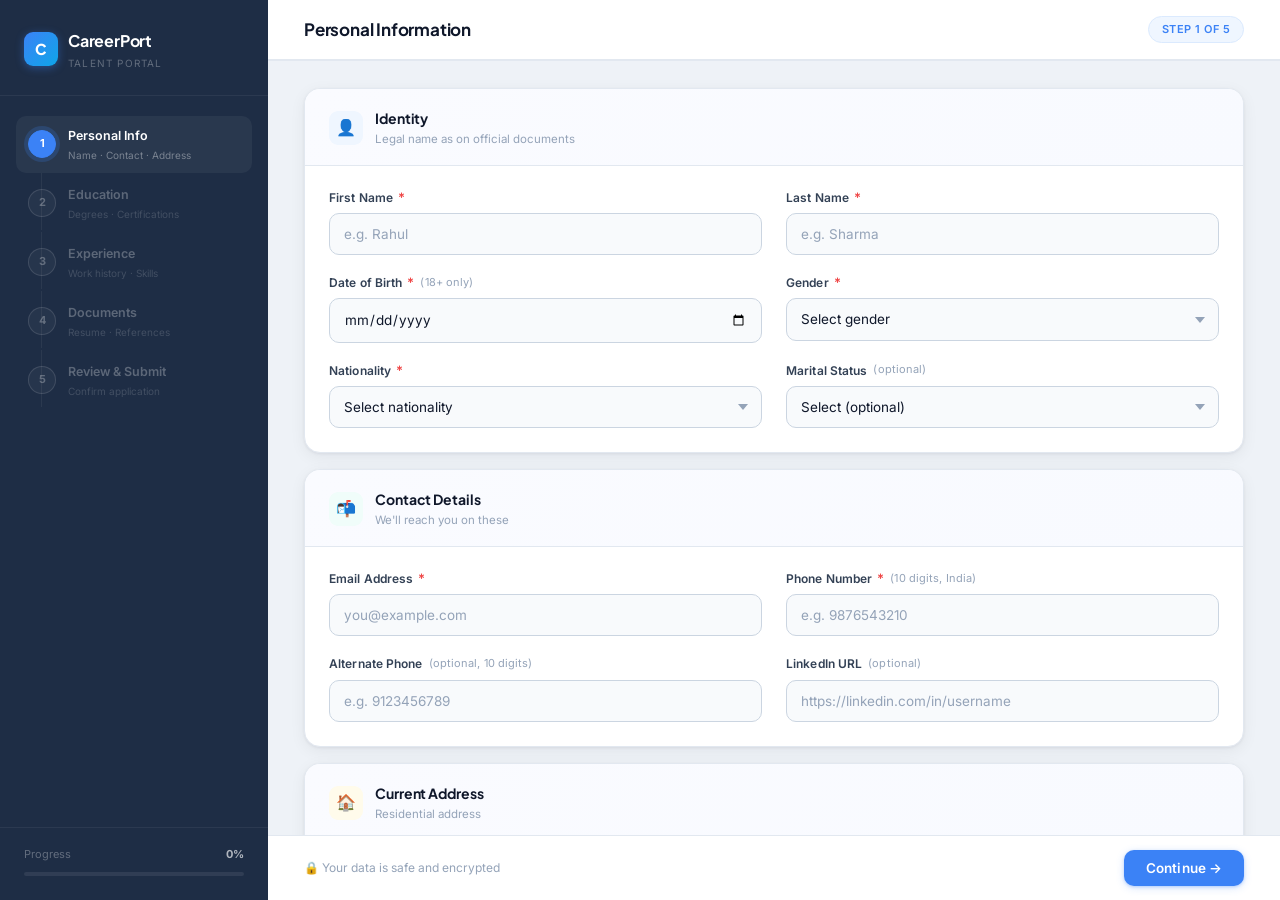
<file: task4-forms/index.html>
<!DOCTYPE html>
<html lang="en">
<head>
<meta charset="UTF-8">
<meta name="viewport" content="width=device-width, initial-scale=1.0">
<title>Job Application — CareerPort</title>
<link href="https://fonts.googleapis.com/css2?family=Inter:wght@400;500;600;700&family=Plus+Jakarta+Sans:wght@600;700;800&display=swap" rel="stylesheet">
<link rel="stylesheet" href="style.css">
</head>
<body>
<div class="app">

  <!-- ══════ SIDEBAR ══════ -->
  <aside class="sidebar">
    <div class="sb-top">
      <div class="sb-logo">
        <div class="sb-mark">C</div>
        <div>
          <div class="sb-name">CareerPort</div>
          <div class="sb-tagline">Talent Portal</div>
        </div>
      </div>
    </div>

    <nav class="sb-nav" id="sbNav">
      <div class="sb-item active" data-s="1">
        <div class="sb-circle"><span class="sb-n">1</span></div>
        <div class="sb-texts"><div class="sb-label">Personal Info</div><div class="sb-sub">Name · Contact · Address</div></div>
      </div>
      <div class="sb-item" data-s="2">
        <div class="sb-circle"><span class="sb-n">2</span></div>
        <div class="sb-texts"><div class="sb-label">Education</div><div class="sb-sub">Degrees · Certifications</div></div>
      </div>
      <div class="sb-item" data-s="3">
        <div class="sb-circle"><span class="sb-n">3</span></div>
        <div class="sb-texts"><div class="sb-label">Experience</div><div class="sb-sub">Work history · Skills</div></div>
      </div>
      <div class="sb-item" data-s="4">
        <div class="sb-circle"><span class="sb-n">4</span></div>
        <div class="sb-texts"><div class="sb-label">Documents</div><div class="sb-sub">Resume · References</div></div>
      </div>
      <div class="sb-item" data-s="5">
        <div class="sb-circle"><span class="sb-n">5</span></div>
        <div class="sb-texts"><div class="sb-label">Review & Submit</div><div class="sb-sub">Confirm application</div></div>
      </div>
    </nav>

    <div class="sb-foot">
      <div class="sb-prog-row">
        <span>Progress</span>
        <strong id="pPct">0%</strong>
      </div>
      <div class="sb-bar"><div class="sb-bar-fill" id="pFill" style="width:20%"></div></div>
    </div>
  </aside>

  <!-- ══════ MAIN ══════ -->
  <div class="main">

    <div class="topbar">
      <div class="tb-title" id="tbTitle">Personal Information</div>
      <div class="tb-chip" id="tbChip">Step 1 of 5</div>
    </div>

    <div class="form-zone" id="fzone">

      <!-- SUCCESS -->
      <div class="suc" id="sucWrap">
        <div class="suc-ring">✓</div>
        <div class="suc-title">Application Submitted!</div>
        <div class="suc-sub">Your application has been received. Our recruitment team will review your profile and get back to you within 5–7 business days.</div>
        <div class="suc-id" id="appId"></div>
        <div class="suc-acts">
          <button class="btn btn-ghost" onclick="window.print()">🖨 Print</button>
          <button class="btn btn-main" onclick="location.reload()">Apply for Another Role</button>
        </div>
      </div>

      <!-- ════════════════ STEP 1 ════════════════ -->
      <div id="s1" class="sp on">
        <div class="ebanner" id="eb1"><div class="eb-hd">⚠ Please correct the following</div><ul class="eb-ul" id="ebl1"></ul></div>

        <!-- Card: Identity -->
        <div class="card">
          <div class="card-header">
            <div class="card-icon blue">👤</div>
            <div class="card-header-text">
              <div class="card-title">Identity</div>
              <div class="card-subtitle">Legal name as on official documents</div>
            </div>
          </div>
          <div class="card-body">
            <div class="sec-head"><div class="sh-title">Identity</div><div class="sh-sub">Legal name as on official documents</div></div>
            <div class="fg">
              <div class="field" id="fw-firstName">
                <div class="fl">First Name <span class="req">*</span></div>
                <input class="fi" id="firstName" type="text" placeholder="e.g. Rahul" maxlength="50"
                  oninput="onlyLetters(this);live(this,'firstName')" onblur="blr(this,'firstName')">
                <div class="emsg" id="em-firstName"><span class="ei">!</span><span id="et-firstName"></span></div>
                <div class="vmsg">✓ Looks good</div>
              </div>
              <div class="field" id="fw-lastName">
                <div class="fl">Last Name <span class="req">*</span></div>
                <input class="fi" id="lastName" type="text" placeholder="e.g. Sharma" maxlength="50"
                  oninput="onlyLetters(this);live(this,'lastName')" onblur="blr(this,'lastName')">
                <div class="emsg" id="em-lastName"><span class="ei">!</span><span id="et-lastName"></span></div>
                <div class="vmsg">✓ Looks good</div>
              </div>
              <div class="field" id="fw-dob">
                <div class="fl">Date of Birth <span class="req">*</span> <span class="hint">(18+ only)</span></div>
                <input class="fi" id="dob" type="date" onchange="live(this,'dob');blr(this,'dob')">
                <div class="emsg" id="em-dob"><span class="ei">!</span><span id="et-dob"></span></div>
                <div class="vmsg">✓ Age verified</div>
              </div>
              <div class="field" id="fw-gender">
                <div class="fl">Gender <span class="req">*</span></div>
                <select class="fi" id="gender" onchange="live(this,'gender');blr(this,'gender')">
                  <option value="">Select gender</option>
                  <option>Male</option><option>Female</option><option>Non-binary</option><option>Prefer not to say</option>
                </select>
                <div class="emsg" id="em-gender"><span class="ei">!</span><span id="et-gender"></span></div>
                <div class="vmsg">✓ Selected</div>
              </div>
              <div class="field" id="fw-nationality">
                <div class="fl">Nationality <span class="req">*</span></div>
                <select class="fi" id="nationality" onchange="live(this,'nationality');blr(this,'nationality')">
                  <option value="">Select nationality</option>
                </select>
                <div class="emsg" id="em-nationality"><span class="ei">!</span><span id="et-nationality"></span></div>
                <div class="vmsg">✓ Selected</div>
              </div>
              <div class="field">
                <div class="fl">Marital Status <span class="hint">(optional)</span></div>
                <select class="fi" id="marital">
                  <option value="">Select (optional)</option>
                  <option>Single</option><option>Married</option><option>Divorced</option><option>Widowed</option><option>Prefer not to say</option>
                </select>
              </div>
            </div>
          </div>
        </div>

        <!-- Card: Contact Details -->
        <div class="card">
          <div class="card-header">
            <div class="card-icon teal">📬</div>
            <div class="card-header-text">
              <div class="card-title">Contact Details</div>
              <div class="card-subtitle">We'll reach you on these</div>
            </div>
          </div>
          <div class="card-body">
            <div class="sec-head"><div class="sh-title">Contact Details</div><div class="sh-sub">We'll reach you on these</div></div>
            <div class="fg">
              <div class="field" id="fw-email">
                <div class="fl">Email Address <span class="req">*</span></div>
                <input class="fi" id="email" type="email" placeholder="you@example.com" maxlength="100"
                  oninput="live(this,'email')" onblur="blr(this,'email')">
                <div class="emsg" id="em-email"><span class="ei">!</span><span id="et-email"></span></div>
                <div class="vmsg">✓ Valid email</div>
              </div>
              <div class="field" id="fw-phone">
                <div class="fl">Phone Number <span class="req">*</span> <span class="hint">(10 digits, India)</span></div>
                <input class="fi" id="phone" type="tel" placeholder="e.g. 9876543210" maxlength="10"
                  oninput="onlyDigits(this,10);live(this,'phone')" onblur="blr(this,'phone')">
                <div class="emsg" id="em-phone"><span class="ei">!</span><span id="et-phone"></span></div>
                <div class="vmsg">✓ Valid number</div>
              </div>
              <div class="field">
                <div class="fl">Alternate Phone <span class="hint">(optional, 10 digits)</span></div>
                <input class="fi" id="altPhone" type="tel" placeholder="e.g. 9123456789" maxlength="10"
                  oninput="onlyDigits(this,10)">
              </div>
              <div class="field" id="fw-linkedin">
                <div class="fl">LinkedIn URL <span class="hint">(optional)</span></div>
                <input class="fi" id="linkedin" type="url" placeholder="https://linkedin.com/in/username"
                  oninput="live(this,'linkedin')" onblur="blr(this,'linkedin')">
                <div class="emsg" id="em-linkedin"><span class="ei">!</span><span id="et-linkedin"></span></div>
                <div class="vmsg">✓ Valid URL</div>
              </div>
            </div>
          </div>
        </div>

        <!-- Card: Address -->
        <div class="card">
          <div class="card-header">
            <div class="card-icon amber">🏠</div>
            <div class="card-header-text">
              <div class="card-title">Current Address</div>
              <div class="card-subtitle">Residential address</div>
            </div>
          </div>
          <div class="card-body">
            <div class="sec-head"><div class="sh-title">Current Address</div><div class="sh-sub">Residential address</div></div>
            <div class="fg">
              <div class="field full" id="fw-street">
                <div class="fl">Street Address <span class="req">*</span></div>
                <input class="fi" id="street" type="text" placeholder="House / Flat No., Street, Area, Locality" maxlength="200"
                  oninput="live(this,'street')" onblur="blr(this,'street')">
                <div class="emsg" id="em-street"><span class="ei">!</span><span id="et-street"></span></div>
                <div class="vmsg">✓ Entered</div>
              </div>
              <div class="field" id="fw-country">
                <div class="fl">Country <span class="req">*</span></div>
                <select class="fi" id="country" onchange="loadStates();live(this,'country');blr(this,'country')">
                  <option value="">Select country</option>
                </select>
                <div class="emsg" id="em-country"><span class="ei">!</span><span id="et-country"></span></div>
                <div class="vmsg">✓ Selected</div>
              </div>
              <div class="field" id="fw-state">
                <div class="fl">State / Province <span class="req">*</span></div>
                <select class="fi" id="state" disabled onchange="live(this,'state');blr(this,'state')">
                  <option value="">Select country first</option>
                </select>
                <div class="emsg" id="em-state"><span class="ei">!</span><span id="et-state"></span></div>
                <div class="vmsg">✓ Selected</div>
              </div>
              <div class="field" id="fw-city">
                <div class="fl">City <span class="req">*</span></div>
                <input class="fi" id="city" type="text" placeholder="City name" maxlength="100"
                  oninput="live(this,'city')" onblur="blr(this,'city')">
                <div class="emsg" id="em-city"><span class="ei">!</span><span id="et-city"></span></div>
                <div class="vmsg">✓ Entered</div>
              </div>
              <div class="field" id="fw-pincode">
                <div class="fl">PIN / ZIP Code <span class="req">*</span></div>
                <input class="fi" id="pincode" type="text" placeholder="e.g. 502103" maxlength="10"
                  oninput="live(this,'pincode')" onblur="blr(this,'pincode')">
                <div class="emsg" id="em-pincode"><span class="ei">!</span><span id="et-pincode"></span></div>
                <div class="vmsg">✓ Valid code</div>
              </div>
            </div>
          </div>
        </div>
      </div>

      <!-- ════════════════ STEP 2 ════════════════ -->
      <div id="s2" class="sp">
        <div class="ebanner" id="eb2"><div class="eb-hd">⚠ Please correct the following</div><ul class="eb-ul" id="ebl2"></ul></div>

        <!-- Card: Highest Qualification -->
        <div class="card">
          <div class="card-header">
            <div class="card-icon blue">🎓</div>
            <div class="card-header-text">
              <div class="card-title">Highest Qualification</div>
              <div class="card-subtitle">Your primary academic degree</div>
            </div>
          </div>
          <div class="card-body">
            <div class="sec-head"><div class="sh-title">Highest Qualification</div></div>
            <div class="fg">
              <div class="field" id="fw-degree">
                <div class="fl">Degree <span class="req">*</span></div>
                <select class="fi" id="degree" onchange="live(this,'degree');blr(this,'degree')">
                  <option value="">Select degree</option>
                  <option>High School / 12th</option><option>Diploma</option>
                  <option>Bachelor's (B.Tech / B.E / B.Sc / BA)</option>
                  <option>Master's (M.Tech / MBA / M.Sc / MA)</option>
                  <option>Ph.D / Doctorate</option><option>Other</option>
                </select>
                <div class="emsg" id="em-degree"><span class="ei">!</span><span id="et-degree"></span></div>
                <div class="vmsg">✓ Selected</div>
              </div>
              <div class="field" id="fw-studyField">
                <div class="fl">Field of Study <span class="req">*</span></div>
                <input class="fi" id="studyField" type="text" placeholder="e.g. Computer Science, Mechanical Engg." maxlength="100"
                  oninput="live(this,'studyField')" onblur="blr(this,'studyField')">
                <div class="emsg" id="em-studyField"><span class="ei">!</span><span id="et-studyField"></span></div>
                <div class="vmsg">✓ Entered</div>
              </div>
              <div class="field" id="fw-university">
                <div class="fl">University / Institution <span class="req">*</span></div>
                <input class="fi" id="university" type="text" placeholder="Full institution name" maxlength="150"
                  oninput="live(this,'university')" onblur="blr(this,'university')">
                <div class="emsg" id="em-university"><span class="ei">!</span><span id="et-university"></span></div>
                <div class="vmsg">✓ Entered</div>
              </div>
              <div class="field" id="fw-gradYear">
                <div class="fl">Year of Passing <span class="req">*</span></div>
                <select class="fi" id="gradYear" onchange="live(this,'gradYear');blr(this,'gradYear')">
                  <option value="">Select year</option>
                </select>
                <div class="emsg" id="em-gradYear"><span class="ei">!</span><span id="et-gradYear"></span></div>
                <div class="vmsg">✓ Selected</div>
              </div>
              <div class="field" id="fw-gradeType">
                <div class="fl">Grading System <span class="req">*</span></div>
                <select class="fi" id="gradeType" onchange="live(this,'gradeType');blr(this,'gradeType')">
                  <option value="">Select system</option>
                  <option>Percentage (%)</option><option>CGPA (out of 10)</option>
                  <option>CGPA (out of 4)</option><option>Grade (A/B/C…)</option>
                </select>
                <div class="emsg" id="em-gradeType"><span class="ei">!</span><span id="et-gradeType"></span></div>
                <div class="vmsg">✓ Selected</div>
              </div>
              <div class="field" id="fw-gpa">
                <div class="fl">Score / GPA <span class="req">*</span></div>
                <input class="fi" id="gpa" type="text" placeholder="e.g. 8.5 CGPA or 85%" maxlength="20"
                  oninput="live(this,'gpa')" onblur="blr(this,'gpa')">
                <div class="emsg" id="em-gpa"><span class="ei">!</span><span id="et-gpa"></span></div>
                <div class="vmsg">✓ Entered</div>
              </div>
            </div>
          </div>
        </div>

        <!-- Card: Certifications -->
        <div class="card">
          <div class="card-header">
            <div class="card-icon green">📜</div>
            <div class="card-header-text">
              <div class="card-title">Certifications &amp; Courses</div>
              <div class="card-subtitle">Optional — adds value to your profile</div>
            </div>
          </div>
          <div class="card-body">
            <div class="sec-head"><div class="sh-title">Certifications & Courses</div><div class="sh-sub">Optional</div></div>
            <div class="fg">
              <div class="field full">
                <div class="fl">Certifications <span class="hint">(comma-separated)</span></div>
                <input class="fi" id="certs" type="text" placeholder="e.g. AWS Solutions Architect, PMP, Google Analytics" maxlength="300">
              </div>
              <div class="field full">
                <div class="fl">Online Courses <span class="hint">(comma-separated)</span></div>
                <input class="fi" id="courses" type="text" placeholder="e.g. Full Stack Dev — Udemy, Data Science — Coursera" maxlength="300">
              </div>
            </div>
          </div>
        </div>

        <!-- Card: Languages -->
        <div class="card">
          <div class="card-header">
            <div class="card-icon purple">🌐</div>
            <div class="card-header-text">
              <div class="card-title">Languages Known</div>
              <div class="card-subtitle">Select all that apply</div>
            </div>
          </div>
          <div class="card-body">
            <div class="sec-head"><div class="sh-title">Languages Known</div><div class="sh-sub">Select all that apply</div></div>
            <div class="fg">
              <div class="field full" id="fw-langs">
                <div class="fl">Languages <span class="req">*</span></div>
                <div class="pills" id="pg-langs">
                  <label class="pill"><input type="checkbox" value="English"> English</label>
                  <label class="pill"><input type="checkbox" value="Hindi"> Hindi</label>
                  <label class="pill"><input type="checkbox" value="Telugu"> Telugu</label>
                  <label class="pill"><input type="checkbox" value="Tamil"> Tamil</label>
                  <label class="pill"><input type="checkbox" value="Kannada"> Kannada</label>
                  <label class="pill"><input type="checkbox" value="Malayalam"> Malayalam</label>
                  <label class="pill"><input type="checkbox" value="French"> French</label>
                  <label class="pill"><input type="checkbox" value="German"> German</label>
                  <label class="pill"><input type="checkbox" value="Spanish"> Spanish</label>
                  <label class="pill"><input type="checkbox" value="Mandarin"> Mandarin</label>
                  <label class="pill"><input type="checkbox" value="Arabic"> Arabic</label>
                  <label class="pill"><input type="checkbox" value="Japanese"> Japanese</label>
                </div>
                <div class="emsg" id="em-langs"><span class="ei">!</span><span id="et-langs"></span></div>
              </div>
            </div>
          </div>
        </div>
      </div>

      <!--  STEP 3 -->
      <div id="s3" class="sp">
        <div class="ebanner" id="eb3"><div class="eb-hd">⚠ Please correct the following</div><ul class="eb-ul" id="ebl3"></ul></div>

        <!-- Card: Role Applied For -->
        <div class="card">
          <div class="card-header">
            <div class="card-icon blue">💼</div>
            <div class="card-header-text">
              <div class="card-title">Role Applied For</div>
              <div class="card-subtitle">Position and employment preferences</div>
            </div>
          </div>
          <div class="card-body">
            <div class="sec-head"><div class="sh-title">Role Applied For</div></div>
            <div class="fg">
              <div class="field" id="fw-jobTitle">
                <div class="fl">Job Title Applied <span class="req">*</span></div>
                <input class="fi" id="jobTitle" type="text" placeholder="e.g. Senior Software Engineer" maxlength="100"
                  oninput="live(this,'jobTitle')" onblur="blr(this,'jobTitle')">
                <div class="emsg" id="em-jobTitle"><span class="ei">!</span><span id="et-jobTitle"></span></div>
                <div class="vmsg">✓ Entered</div>
              </div>
              <div class="field" id="fw-department">
                <div class="fl">Department <span class="req">*</span></div>
                <select class="fi" id="department" onchange="live(this,'department');blr(this,'department')">
                  <option value="">Select department</option>
                  <option>Engineering / Technology</option><option>Product Management</option>
                  <option>Design / UX</option><option>Data Science / Analytics</option>
                  <option>Marketing</option><option>Sales</option>
                  <option>Human Resources</option><option>Finance / Accounts</option>
                  <option>Operations</option><option>Legal / Compliance</option>
                  <option>Customer Support</option><option>Other</option>
                </select>
                <div class="emsg" id="em-department"><span class="ei">!</span><span id="et-department"></span></div>
                <div class="vmsg">✓ Selected</div>
              </div>
              <div class="field full" id="fw-empType">
                <div class="fl">Employment Type <span class="req">*</span></div>
                <div class="pills" id="pg-empType">
                  <label class="pill"><input type="radio" name="empType" value="Full-time"> Full-time</label>
                  <label class="pill"><input type="radio" name="empType" value="Part-time"> Part-time</label>
                  <label class="pill"><input type="radio" name="empType" value="Contract"> Contract</label>
                  <label class="pill"><input type="radio" name="empType" value="Internship"> Internship</label>
                  <label class="pill"><input type="radio" name="empType" value="Freelance"> Freelance</label>
                </div>
                <div class="emsg" id="em-empType"><span class="ei">!</span><span id="et-empType"></span></div>
              </div>
              <div class="field full" id="fw-workMode">
                <div class="fl">Work Mode Preference <span class="req">*</span></div>
                <div class="pills" id="pg-workMode">
                  <label class="pill"><input type="radio" name="workMode" value="On-site"> On-site</label>
                  <label class="pill"><input type="radio" name="workMode" value="Remote"> Remote</label>
                  <label class="pill"><input type="radio" name="workMode" value="Hybrid"> Hybrid</label>
                </div>
                <div class="emsg" id="em-workMode"><span class="ei">!</span><span id="et-workMode"></span></div>
              </div>
            </div>
          </div>
        </div>

        <!-- Card: Work History -->
        <div class="card">
          <div class="card-header">
            <div class="card-icon amber">🏢</div>
            <div class="card-header-text">
              <div class="card-title">Work History &amp; Compensation</div>
              <div class="card-subtitle">Experience level and salary expectations</div>
            </div>
          </div>
          <div class="card-body">
            <div class="sec-head"><div class="sh-title">Work History & Compensation</div></div>
            <div class="fg">
              <div class="field" id="fw-experience">
                <div class="fl">Total Experience <span class="req">*</span></div>
                <select class="fi" id="experience" onchange="live(this,'experience');blr(this,'experience')">
                  <option value="">Select experience</option>
                  <option>Fresher / 0 years</option><option>Less than 1 year</option>
                  <option>1 – 2 years</option><option>2 – 4 years</option>
                  <option>4 – 6 years</option><option>6 – 10 years</option>
                  <option>10 – 15 years</option><option>15+ years</option>
                </select>
                <div class="emsg" id="em-experience"><span class="ei">!</span><span id="et-experience"></span></div>
                <div class="vmsg">✓ Selected</div>
              </div>
              <div class="field" id="fw-noticePeriod">
                <div class="fl">Notice Period <span class="req">*</span></div>
                <select class="fi" id="noticePeriod" onchange="live(this,'noticePeriod');blr(this,'noticePeriod')">
                  <option value="">Select notice period</option>
                  <option>Immediate / Serving notice</option><option>15 days</option>
                  <option>1 month</option><option>2 months</option>
                  <option>3 months</option><option>More than 3 months</option>
                </select>
                <div class="emsg" id="em-noticePeriod"><span class="ei">!</span><span id="et-noticePeriod"></span></div>
                <div class="vmsg">✓ Selected</div>
              </div>
              <div class="field">
                <div class="fl">Current / Last Company <span class="hint">(optional)</span></div>
                <input class="fi" id="currentCompany" type="text" placeholder="Company name" maxlength="100">
              </div>
              <div class="field">
                <div class="fl">Current / Last Title <span class="hint">(optional)</span></div>
                <input class="fi" id="currentTitle" type="text" placeholder="e.g. Software Engineer" maxlength="100">
              </div>
              <div class="field">
                <div class="fl">Current CTC <span class="hint">(optional)</span></div>
                <input class="fi" id="currentCTC" type="text" placeholder="e.g. ₹8,00,000 or $60,000" maxlength="30">
              </div>
              <div class="field" id="fw-expectedCTC">
                <div class="fl">Expected CTC <span class="req">*</span></div>
                <input class="fi" id="expectedCTC" type="text" placeholder="e.g. ₹12,00,000 or $80,000" maxlength="30"
                  oninput="live(this,'expectedCTC')" onblur="blr(this,'expectedCTC')">
                <div class="emsg" id="em-expectedCTC"><span class="ei">!</span><span id="et-expectedCTC"></span></div>
                <div class="vmsg">✓ Entered</div>
              </div>
            </div>
          </div>
        </div>

        <!-- Card: Technical Skills -->
        <div class="card">
          <div class="card-header">
            <div class="card-icon purple">⚡</div>
            <div class="card-header-text">
              <div class="card-title">Technical Skills</div>
              <div class="card-subtitle">Type a skill and press Enter or comma to add (max 20)</div>
            </div>
          </div>
          <div class="card-body">
            <div class="sec-head"><div class="sh-title">Technical Skills</div><div class="sh-sub">Type + Enter or comma to add (max 20)</div></div>
            <div class="fg">
              <div class="field full" id="fw-skills" style="position:relative">
                <div class="fl">Skills <span class="req">*</span></div>
                <div class="sbox" id="sBox" onclick="document.getElementById('sInp').focus()">
                  <input type="text" id="sInp" class="sinp" placeholder="e.g. JavaScript, Python, Figma…" autocomplete="off">
                </div>
                <div class="sdrop" id="sDrop"></div>
                <div class="emsg" id="em-skills"><span class="ei">!</span><span id="et-skills"></span></div>
              </div>
              <div class="field full">
                <div class="fl">Overall Proficiency</div>
                <div class="rrow">
                  <span class="rl">Beginner</span>
                  <input type="range" id="profR" min="1" max="5" value="3" oninput="updProf(this)">
                  <span class="rl">Expert</span>
                  <div class="rbadge" id="profBadge">Intermediate</div>
                </div>
              </div>
            </div>
          </div>
        </div>

        <!-- Card: Cover Letter -->
        <div class="card">
          <div class="card-header">
            <div class="card-icon green">✍️</div>
            <div class="card-header-text">
              <div class="card-title">Cover Letter</div>
              <div class="card-subtitle">Minimum 50 characters — make it count</div>
            </div>
          </div>
          <div class="card-body">
            <div class="sec-head"><div class="sh-title">Cover Letter</div><div class="sh-sub">Minimum 50 characters</div></div>
            <div class="fg">
              <div class="field full" id="fw-coverLetter">
                <div class="fl">Why should we hire you? <span class="req">*</span></div>
                <textarea class="fi" id="coverLetter" placeholder="Describe your strengths, experience, and why you're the ideal candidate for this role…" maxlength="1000"
                  oninput="updChar(this,1000,'cFill','cNum');live(this,'coverLetter')" onblur="blr(this,'coverLetter')"></textarea>
                <div class="cbar">
                  <div class="ctrack"><div class="cfill" id="cFill" style="width:0%"></div></div>
                  <div class="cnum" id="cNum">0 / 1000</div>
                </div>
                <div class="emsg" id="em-coverLetter"><span class="ei">!</span><span id="et-coverLetter"></span></div>
                <div class="vmsg">✓ Well written</div>
              </div>
            </div>
          </div>
        </div>
      </div>

      <!--  STEP 4  -->
      <div id="s4" class="sp">
        <div class="ebanner" id="eb4"><div class="eb-hd">⚠ Please correct the following</div><ul class="eb-ul" id="ebl4"></ul></div>

        <!-- Card: Resume Upload -->
        <div class="card">
          <div class="card-header">
            <div class="card-icon blue">📄</div>
            <div class="card-header-text">
              <div class="card-title">Resume Upload</div>
              <div class="card-subtitle">PDF, DOC, DOCX · Maximum 2 MB</div>
            </div>
          </div>
          <div class="card-body">
            <div class="sec-head"><div class="sh-title">Resume Upload</div></div>
            <div class="fg">
              <div class="field full" id="fw-resume">
                <div class="fl">Resume / CV <span class="req">*</span> <span class="hint">(PDF, DOC, DOCX · max 2 MB)</span></div>
                <div class="dzone" id="dz-r" onclick="document.getElementById('ri-r').click()"
                  ondragover="dzO(event,'dz-r')" ondragleave="dzL('dz-r')" ondrop="dzD(event,'ri-r','dz-r','fp-r',2,'resume')">
                  <input type="file" id="ri-r" accept=".pdf,.doc,.docx" onchange="dzS(this,'fp-r',2,'resume')">
                  <div class="dz-ico">📄</div>
                  <div class="dz-txt"><strong>Click to upload</strong> or drag &amp; drop your resume</div>
                  <div class="dz-rul">PDF, DOC, DOCX · Maximum 2 MB</div>
                </div>
                <div id="fp-r"></div>
                <div class="emsg" id="em-resume"><span class="ei">!</span><span id="et-resume"></span></div>
              </div>
            </div>
          </div>
        </div>

        <!-- Card: Portfolio -->
        <div class="card">
          <div class="card-header">
            <div class="card-icon teal">🔗</div>
            <div class="card-header-text">
              <div class="card-title">Portfolio &amp; Online Presence</div>
              <div class="card-subtitle">Optional — upload or share your links</div>
            </div>
          </div>
          <div class="card-body">
            <div class="sec-head"><div class="sh-title">Portfolio</div><div class="sh-sub">Optional</div></div>
            <div class="fg">
              <div class="field full">
                <div class="fl">Cover Letter File <span class="hint">(optional · PDF, TXT · max 1 MB)</span></div>
                <div class="dzone" id="dz-c" onclick="document.getElementById('ri-c').click()"
                  ondragover="dzO(event,'dz-c')" ondragleave="dzL('dz-c')" ondrop="dzD(event,'ri-c','dz-c','fp-c',1,'cover')">
                  <input type="file" id="ri-c" accept=".pdf,.doc,.docx,.txt" onchange="dzS(this,'fp-c',1,'cover')">
                  <div class="dz-ico">📝</div>
                  <div class="dz-txt"><strong>Click to upload</strong> or drag &amp; drop</div>
                  <div class="dz-rul">PDF, DOC, TXT · Maximum 1 MB</div>
                </div>
                <div id="fp-c"></div>
              </div>
              <div class="field" id="fw-portfolio">
                <div class="fl">Portfolio / GitHub URL <span class="hint">(optional)</span></div>
                <input class="fi" id="portfolio" type="url" placeholder="https://github.com/username"
                  oninput="live(this,'portfolio')" onblur="blr(this,'portfolio')">
                <div class="emsg" id="em-portfolio"><span class="ei">!</span><span id="et-portfolio"></span></div>
                <div class="vmsg">✓ Valid URL</div>
              </div>
              <div class="field">
                <div class="fl">Personal Website <span class="hint">(optional)</span></div>
                <input class="fi" id="website" type="url" placeholder="https://yoursite.com">
              </div>
            </div>
          </div>
        </div>

        <!-- Card: Professional Reference -->
        <div class="card">
          <div class="card-header">
            <div class="card-icon amber">🤝</div>
            <div class="card-header-text">
              <div class="card-title">Professional Reference</div>
              <div class="card-subtitle">At least one required</div>
            </div>
          </div>
          <div class="card-body">
            <div class="sec-head"><div class="sh-title">Professional Reference</div><div class="sh-sub">At least one required</div></div>
            <div class="fg">
              <div class="field" id="fw-ref1Name">
                <div class="fl">Reference Name <span class="req">*</span></div>
                <input class="fi" id="ref1Name" type="text" placeholder="Full name" maxlength="100"
                  oninput="onlyLetters(this);live(this,'ref1Name')" onblur="blr(this,'ref1Name')">
                <div class="emsg" id="em-ref1Name"><span class="ei">!</span><span id="et-ref1Name"></span></div>
                <div class="vmsg">✓ Entered</div>
              </div>
              <div class="field">
                <div class="fl">Designation <span class="hint">(optional)</span></div>
                <input class="fi" id="ref1Title" type="text" placeholder="e.g. Engineering Manager" maxlength="100">
              </div>
              <div class="field" id="fw-ref1Email">
                <div class="fl">Reference Email <span class="req">*</span></div>
                <input class="fi" id="ref1Email" type="email" placeholder="reference@company.com" maxlength="100"
                  oninput="live(this,'ref1Email')" onblur="blr(this,'ref1Email')">
                <div class="emsg" id="em-ref1Email"><span class="ei">!</span><span id="et-ref1Email"></span></div>
                <div class="vmsg">✓ Valid email</div>
              </div>
              <div class="field">
                <div class="fl">Reference Phone <span class="hint">(optional, 10 digits)</span></div>
                <input class="fi" id="ref1Phone" type="tel" placeholder="e.g. 9876500000" maxlength="10"
                  oninput="onlyDigits(this,10)">
              </div>
            </div>
          </div>
        </div>

        <!-- Card: Declarations -->
        <div class="card">
          <div class="card-header">
            <div class="card-icon green">✅</div>
            <div class="card-header-text">
              <div class="card-title">Declarations</div>
              <div class="card-subtitle">All three are required to proceed</div>
            </div>
          </div>
          <div class="card-body">
            <div class="sec-head"><div class="sh-title">Declarations</div><div class="sh-sub">All three are required</div></div>
            <div class="fg">
              <div class="field full" id="fw-declarations">
                <div class="pills" id="pg-declarations" style="flex-direction:column;align-items:stretch;gap:10px">
                  <label class="pill" style="border-radius:10px;padding:13px 16px;font-size:13px;line-height:1.5"><input type="checkbox" value="accurate"> I certify that all information provided is accurate and truthful to the best of my knowledge.</label>
                  <label class="pill" style="border-radius:10px;padding:13px 16px;font-size:13px;line-height:1.5"><input type="checkbox" value="privacy"> I have read and agree to the Privacy Policy and Terms of Service.</label>
                  <label class="pill" style="border-radius:10px;padding:13px 16px;font-size:13px;line-height:1.5"><input type="checkbox" value="contact"> I consent to being contacted by the recruitment team via email and phone.</label>
                </div>
                <div class="emsg" id="em-declarations"><span class="ei">!</span><span id="et-declarations"></span></div>
              </div>
            </div>
          </div>
        </div>
      </div>

      <!--  STEP 5: REVIEW  -->
      <div id="s5" class="sp">
        <div id="rvContent"></div>
        <div style="height:8px"></div>
      </div>

    </div><!-- /form-zone -->

    <!-- ACTION BAR -->
    <div class="action-bar" id="aBar">
      <div class="ab-hint" id="aHint">🔒 Your data is safe and encrypted</div>
      <div style="display:flex;gap:10px">
        <button class="btn btn-back" id="btnBack" style="display:none" onclick="goPrev()">← Back</button>
        <button class="btn btn-main" id="btnNext" onclick="goNext()">Continue →</button>
      </div>
    </div>

  </div><!-- /main -->
</div><!-- /app -->

<script src="script.js"></script>
</body>
</html>
</file>
<file: task1-portfolio/style.css>
/* ROOT VARIABLES - Exact video aesthetic */
:root {
    --primary: #00c853; 
    --bg-cream: #fbfaf5; /* Exact video background */
    --text-deep: #1a1a1a;
    --card-white: #ffffff;
    --radius-lg: 24px;
    --shadow-soft: 0 8px 30px rgba(0,0,0,0.06);
}

* { margin: 0; padding: 0; box-sizing: border-box; }

body {
    background-color: var(--bg-cream);
    color: var(--text-deep);
    font-family: 'Plus Jakarta Sans', sans-serif;
    padding: 0 5%;
}

/* NAVBAR */
nav { display: flex; justify-content: space-between; align-items: center; padding: 30px 0; }
.logo { font-weight: 800; font-size: 1.2rem; }
.nav-links { list-style: none; display: flex; gap: 30px; }
.nav-links a { text-decoration: none; color: var(--text-deep); font-weight: 700; font-size: 0.8rem; text-transform: uppercase; }

/* HERO - Bento Style */
.hero { display: grid; grid-template-columns: 1fr 1fr; align-items: center; gap: 60px; padding: 60px 0; max-width: 1200px; margin: 0 auto; }
.hero-img { background: #fff; border-radius: 30px; padding: 10px; border: 8px solid #2d3e2d; box-shadow: var(--shadow-soft); }
.hero-img img { width: 100%; border-radius: 20px; display: block; }
.hero-text h4 { color: var(--primary); font-weight: 600; margin-bottom: 10px; }
.hero-text h3 { font-size: 3rem; line-height: 1.1; margin-bottom: 20px; } /* Fixed nesting issue */
.hero-text p { color: #666; margin-bottom: 30px; max-width: 450px; }

/* ABOUT & GRID - Bento Cards */
/* About Me Section - Professional & Clean */
.card {
    background: #ffffff;
    padding: 40px;
    border-radius: 24px;
    box-shadow: 0 8px 30px rgba(0,0,0,0.06); /* Subtle shadow */
    margin-bottom: 30px;
    border: 1px solid #f0f0f0;
}

.card h3 {
    margin-bottom: 20px;
    font-size: 1.5rem;
    color: #1a1a1a;
}

.card p {
    color: #4b5563; /* Soft text color for readability */
    line-height: 1.8;
}

/* SKILLS - "Pill" Style Icons */
/* Bento Grid for Skills */
.skills-container {
    display: grid;
    grid-template-columns: repeat(auto-fit, minmax(160px, 1fr));
    gap: 20px;
    margin-top: 30px;
}

.skill-item {
    background: #ffffff;
    padding: 25px 20px;
    border-radius: 20px;
    display: flex;
    flex-direction: column; /* Icon paina, text kinda */
    align-items: center;
    justify-content: center;
    gap: 15px;
    box-shadow: 0 4px 15px rgba(0,0,0,0.04);
    border: 1px solid #f9f9f9;
    transition: transform 0.3s ease;
}

.skill-item:hover {
    transform: translateY(-5px);
    border-color: var(--primary); /* Hover green highlight */
}

.skill-item i {
    font-size: 2rem; /* Icon size as per video */
    color: #333;
}

/* CONTACT - Emerald Box */
.contact-box { background: #064e3b; color: white; padding: 80px; border-radius: 40px; text-align: center; }
.contact-link { color: var(--primary); font-weight: bold; text-decoration: none; }
</file>
<file: task2-landingpage/style.css>
:root {
            --bg: #FCFAF2; 
            --forest: #243A2F; 
            --text: #2D3E35;
            --accent: #D9C5B2; 
        }

        /* Logic: Smooth scroll enabled */
        * { margin: 0; padding: 0; box-sizing: border-box; font-family: 'Plus Jakarta Sans', sans-serif; scroll-behavior: smooth; }
        body { background-color: var(--bg); color: var(--text); line-height: 1.7; }

        /* Logic: Sticky Nav so it stays on top while scrolling */
        nav { 
            display: flex; justify-content: space-between; padding: 2rem 10%; align-items: center; 
            position: sticky; top: 0; background: var(--bg); z-index: 1000;
        }
        .logo { font-weight: 800; font-size: 1.1rem; letter-spacing: 2px; color: var(--forest); cursor: pointer; }
        
        /* Nav Link Hover Styles */
        .nav-links { display: flex; list-style: none; gap: 30px; font-size: 0.75rem; font-weight: 700; }
        .nav-links a { text-decoration: none; color: var(--forest); transition: 0.3s; opacity: 0.7; }
        .nav-links a:hover { opacity: 1; text-decoration: underline; }

        /* --- SECTIONS --- */
        .hero { display: grid; grid-template-columns: 1fr 1fr; padding: 60px 10%; align-items: center; gap: 40px; }
        .hero-content h1 { font-size: 4rem; line-height: 1.1; margin-bottom: 1.5rem; color: var(--forest); }
        .hero-content p { font-size: 1.1rem; opacity: 0.8; margin-bottom: 2rem; max-width: 450px; }
        
        .hero-img-wrap { position: relative; }
        .organic-bg { 
            position: absolute; width: 110%; height: 110%; background: var(--forest); 
            border-radius: 60% 40% 30% 70% / 60% 30% 70% 40%; top: -5%; left: -5%; z-index: -1; 
        }
        .hero-img-wrap img { width: 100%; border-radius: 20px; box-shadow: 0 30px 60px rgba(0,0,0,0.1); }

        .philosophy { padding: 100px 10%; background: #F4F2E9; display: grid; grid-template-columns: 1fr 1fr; gap: 80px; align-items: center; }
        .philosophy h2 { font-size: 2.5rem; color: var(--forest); margin-bottom: 20px; }
        .philosophy-text p { margin-bottom: 20px; font-size: 1rem; opacity: 0.9; }

        .specs { padding: 100px 10%; }
        .specs-title { font-size: 2rem; margin-bottom: 50px; text-align: center; color: var(--forest); }
        .specs-grid { display: grid; grid-template-columns: repeat(3, 1fr); gap: 30px; }
        .spec-item { padding: 30px; border-bottom: 1px solid rgba(36, 58, 47, 0.1); }
        .spec-item h4 { text-transform: uppercase; font-size: 0.75rem; letter-spacing: 1px; color: var(--accent); margin-bottom: 10px; }
        .spec-item p { font-weight: 700; font-size: 1.1rem; color: var(--forest); }

        .cta { padding: 80px 10%; text-align: center; background: var(--forest); color: white; border-radius: 40px; margin: 0 10% 100px; }
        .cta h2 { font-size: 3rem; margin-bottom: 20px; }
        .btn-light { background: var(--bg); color: var(--forest); padding: 15px 40px; border-radius: 5px; border: none; font-weight: 800; cursor: pointer; }

        footer { padding: 80px 10% 40px; border-top: 1px solid #e0e0e0; }
        .f-grid { display: grid; grid-template-columns: 2fr 1fr 1fr; gap: 60px; }
        .f-logo { font-weight: 800; margin-bottom: 20px; font-size: 1.3rem; }
        .f-col h4 { font-size: 0.8rem; text-transform: uppercase; margin-bottom: 25px; opacity: 0.5; }
        .f-col ul { list-style: none; font-size: 0.9rem; line-height: 2.5; }

        @media (max-width: 900px) {
            .hero, .philosophy, .specs-grid { grid-template-columns: 1fr; }
            .hero-content h1 { font-size: 3rem; }
        }

        /* --- RESPONSIVENESS LOGIC --- */

@media (max-width: 1024px) {
    .hero, .philosophy { gap: 40px; padding: 60px 5%; }
    .hero-content h1 { font-size: 3rem; }
}

@media (max-width: 768px) {
    nav { padding: 1.5rem 5%; flex-direction: column; gap: 15px; }
    .nav-links { gap: 15px; }

    /* Stack grid columns to 1 for mobile */
    .hero { 
        grid-template-columns: 1fr; 
        text-align: center; 
        padding-top: 40px;
    }
    .hero-content h1 { font-size: 2.5rem; }
    .hero-content p { margin: 0 auto 2rem; }
    
    .hero-img-wrap { width: 90%; margin: 0 auto; }
    .organic-bg { width: 100%; height: 100%; left: 0; top: 0; }

    .philosophy { 
        grid-template-columns: 1fr; 
        text-align: center; 
        padding: 60px 5%; 
        gap: 40px;
    }
    /* Reverse order on mobile so text comes after image if needed */
    .philosophy div:first-child { order: 2; }
    .philosophy-text { order: 1; }

    .specs-grid { 
        grid-template-columns: 1fr; /* Single column specs */
        gap: 15px; 
    }
    .spec-item { padding: 20px; }

    .cta h2 { font-size: 2rem; }
    .f-grid { 
        grid-template-columns: 1fr; 
        text-align: center; 
        gap: 40px; 
    }
}

@media (max-width: 480px) {
    .hero-content h1 { font-size: 2rem; }
    .btn-light, button { width: 100%; } /* Full width buttons on tiny screens */
}
</file>
<file: task3-google-clone/style.css>
*{margin:0;padding:0;box-sizing:border-box;}
html,body{height:100%;}
body{font-family:arial,sans-serif;background:#fff;color:#202124;display:flex;flex-direction:column;min-height:100vh;}

/* HEADER */
header{display:flex;align-items:center;padding:14px 20px 0;gap:2px;}
header a{font-size:13px;color:#202124;text-decoration:none;padding:8px 10px;border-radius:4px;white-space:nowrap;}
header a:hover{background:#f1f3f4;}
.hdr-spacer{flex:1;}
.sign-in-btn{background:#1a73e8;color:#fff!important;border-radius:4px;padding:8px 16px;font-size:14px;font-weight:500;}
.sign-in-btn:hover{background:#1765cc!important;box-shadow:0 1px 3px rgba(0,0,0,.3);}
.grid-btn{width:40px;height:40px;border-radius:50%;display:flex;align-items:center;justify-content:center;cursor:pointer;flex-shrink:0;}
.grid-btn:hover{background:#f1f3f4;}

/* MAIN */
main{flex:1;display:flex;flex-direction:column;align-items:center;justify-content:center;padding-bottom:48px;}
.g-logo{margin-bottom:24px;}
.g-logo svg{width:272px;height:92px;}

/* SEARCH BOX */
.search-wrap{width:100%;max-width:584px;position:relative;}
.sbox{
  width:100%;height:46px;border:1px solid #dfe1e5;border-radius:24px;
  display:flex;align-items:center;padding:0 6px 0 14px;gap:6px;
  background:#fff;transition:box-shadow .2s,border-color .2s;cursor:text;
}
.sbox:hover,.sbox.focused{box-shadow:0 1px 6px rgba(32,33,36,.28);border-color:transparent;}
.sbox.open-ac{border-radius:24px 24px 0 0;}
.s-icon{flex-shrink:0;display:flex;align-items:center;color:#9aa0a6;}
#sinput{flex:1;border:none;outline:none;font-size:16px;color:#202124;background:transparent;caret-color:#4285f4;min-width:0;}
.sright{display:flex;align-items:center;gap:1px;flex-shrink:0;}

/* icon buttons */
.ibtn{width:36px;height:36px;display:flex;align-items:center;justify-content:center;border-radius:50%;cursor:pointer;border:none;background:transparent;position:relative;transition:background .15s;flex-shrink:0;}
.ibtn:hover{background:#f1f3f4;}
.vdiv{width:1px;height:24px;background:#dfe1e5;flex-shrink:0;margin:0 2px;}

/* MIC pulse when listening */
@keyframes micRing{0%{transform:scale(1);opacity:.65;}100%{transform:scale(2.6);opacity:0;}}
.mic-pulse-ring{position:absolute;inset:-5px;border-radius:50%;background:rgba(66,133,244,.25);pointer-events:none;animation:micRing 1.1s ease-out infinite;display:none;}
.listening .mic-pulse-ring{display:block;}

/* ── AI MODE BUTTON (official style) ──
   Pill with sparkle-magnifier icon + "AI Mode" text.
   On page load: colorful spinning conic-gradient ring animates then fades.
   Border: always a subtle gradient outline. */
@keyframes ringFade{0%{opacity:1;}70%{opacity:1;}100%{opacity:0;}}
@keyframes ringRotate{0%{transform:rotate(0deg);}100%{transform:rotate(360deg);}}
@keyframes aiGlow{0%,100%{background-position:0% 50%;}50%{background-position:100% 50%;}}

.ai-pill-wrap{position:relative;flex-shrink:0;display:flex;align-items:center;}
/* The animated halo ring (fades after 2.5s) */
.ai-ring{
  position:absolute;inset:-3px;border-radius:22px;
  padding:2px;
  background:conic-gradient(from 0deg,#4285f4,#ea4335,#fbbc05,#34a853,#4285f4);
  animation:ringRotate 1.5s linear 2, ringFade 2.5s ease forwards;
  -webkit-mask:linear-gradient(#fff 0 0) content-box,linear-gradient(#fff 0 0);
  mask:linear-gradient(#fff 0 0) content-box,linear-gradient(#fff 0 0);
  -webkit-mask-composite:xor;mask-composite:exclude;
  pointer-events:none;
}
/* The permanent subtle gradient border */
.ai-pill-border{
  position:absolute;inset:0;border-radius:20px;
  padding:1.5px;
  background:linear-gradient(135deg,#4285f4 0%,#9b59b6 30%,#ea4335 60%,#fbbc05 100%);
  background-size:200% 200%;
  animation:aiGlow 4s ease infinite;
  -webkit-mask:linear-gradient(#fff 0 0) content-box,linear-gradient(#fff 0 0);
  mask:linear-gradient(#fff 0 0) content-box,linear-gradient(#fff 0 0);
  -webkit-mask-composite:xor;mask-composite:exclude;
  pointer-events:none;
}
.ai-pill{
  display:flex;align-items:center;gap:5px;
  padding:6px 14px 6px 9px;
  border:none;border-radius:20px;
  font-size:14px;font-weight:500;color:#1a73e8;
  background:#fff;cursor:pointer;
  position:relative;z-index:1;
  white-space:nowrap;
}
.ai-pill:hover{background:#f0f4ff;}
/* sparkle icon subtle float */
@keyframes sparkFloat{0%,100%{transform:scale(1);}50%{transform:scale(1.18) rotate(12deg);}}
.ai-spark{display:flex;align-items:center;animation:sparkFloat 3s ease-in-out infinite;}

/* AUTOCOMPLETE */
.ac-drop{display:none;position:absolute;top:100%;left:-1px;right:-1px;background:#fff;border-top:1px solid #ececec;border-radius:0 0 24px 24px;box-shadow:0 4px 6px rgba(32,33,36,.28);z-index:100;padding-bottom:8px;overflow:hidden;}
.ac-drop.show{display:block;}
.ac-item{display:flex;align-items:center;padding:9px 16px;gap:12px;cursor:pointer;font-size:14px;color:#202124;}
.ac-item:hover{background:#f1f3f4;}
.ac-item svg{flex-shrink:0;color:#9aa0a6;}

/* BUTTONS */
.sbtn-row{margin-top:28px;display:flex;gap:12px;flex-wrap:wrap;justify-content:center;}
.gbtn{background:#f8f9fa;border:1px solid #f8f9fa;border-radius:4px;color:#3c4043;font-size:14px;height:36px;padding:0 16px;cursor:pointer;transition:box-shadow .1s,border-color .1s;white-space:nowrap;}
.gbtn:hover{border-color:#dadce0;box-shadow:0 1px 1px rgba(0,0,0,.1);}

/* LANGUAGE ROW */
.lang-row{margin-top:26px;font-size:13px;color:#202124;text-align:center;padding:0 16px;}
.lang-row a{color:#1a73e8;text-decoration:none;margin:0 3px;cursor:pointer;}
.lang-row a:hover{text-decoration:underline;}

/* FOOTER */
footer{background:#f2f2f2;color:#70757a;font-size:14px;width:100%;margin-top:auto;}
.ft-loc{padding:14px 24px;border-bottom:1px solid #dadce0;}
.ft-links{display:flex;justify-content:space-between;padding:12px 24px;flex-wrap:wrap;gap:8px;}
.ft-links a{color:#70757a;text-decoration:none;}
.ft-links a:hover{text-decoration:underline;}
.ft-l,.ft-r{display:flex;gap:20px;flex-wrap:wrap;}

/* APPS PANEL */
.modal-back{display:none;position:fixed;inset:0;z-index:200;}
.modal-back.open{display:block;}
.apps-panel{position:absolute;top:56px;right:8px;background:#fff;border-radius:8px;box-shadow:0 2px 10px rgba(0,0,0,.2);padding:16px 8px;width:320px;z-index:201;}
.apps-grid{display:grid;grid-template-columns:repeat(3,1fr);gap:4px;}
.app-it{display:flex;flex-direction:column;align-items:center;padding:12px 8px;border-radius:8px;cursor:pointer;text-decoration:none;gap:6px;}
.app-it:hover{background:#f1f3f4;}
.app-it span{font-size:12px;color:#202124;text-align:center;}

/* VOICE MODAL */
.voice-modal{display:none;position:fixed;inset:0;background:rgba(255,255,255,.95);z-index:500;flex-direction:column;align-items:center;justify-content:center;gap:24px;}
.voice-modal.open{display:flex;}
@keyframes orbPulse{0%,100%{box-shadow:0 0 0 0 rgba(66,133,244,.4);}50%{box-shadow:0 0 0 16px rgba(66,133,244,0);}}
.v-orb{width:80px;height:80px;border-radius:50%;background:conic-gradient(#4285f4,#ea4335,#fbbc05,#34a853,#4285f4);display:flex;align-items:center;justify-content:center;animation:ringRotate 2s linear infinite,orbPulse 1.2s ease-in-out infinite;}
.v-status{font-size:22px;color:#202124;}
.v-close{padding:10px 24px;border:1px solid #dadce0;border-radius:24px;background:#fff;font-size:14px;cursor:pointer;}
.v-close:hover{background:#f1f3f4;}

/* LENS MODAL */
.overlay{display:none;position:fixed;inset:0;background:rgba(0,0,0,.55);z-index:600;align-items:center;justify-content:center;}
.overlay.open{display:flex;}
.lens-card{background:#fff;border-radius:16px;padding:28px;max-width:500px;width:92%;text-align:center;}
.lens-drop{border:2px dashed #dadce0;border-radius:8px;padding:36px 20px;margin-bottom:20px;cursor:pointer;transition:border-color .2s;}
.lens-drop:hover{border-color:#1a73e8;}

/* AI MODE PAGE */
#ai-page{display:none;flex-direction:column;min-height:100vh;background:#fff;}
#ai-page.active{display:flex;}
.ai-header{display:flex;align-items:center;padding:12px 24px;border-bottom:1px solid #efefef;gap:12px;}
.ai-header .g-logo-sm svg{width:90px;height:30px;cursor:pointer;}
.ai-chat-area{flex:1;max-width:800px;width:100%;margin:0 auto;padding:32px 24px 24px;}
.ai-greeting{font-size:28px;font-weight:400;color:#202124;margin-bottom:24px;}
.ai-greeting span{background:linear-gradient(90deg,#4285f4,#9b59b6,#ea4335);-webkit-background-clip:text;-webkit-text-fill-color:transparent;background-clip:text;}
.ai-input-area{border:1px solid #dfe1e5;border-radius:24px;padding:14px 16px;display:flex;align-items:flex-end;gap:10px;box-shadow:0 1px 6px rgba(32,33,36,.1);}
.ai-input-area textarea{flex:1;border:none;outline:none;font-size:16px;resize:none;font-family:arial,sans-serif;min-height:24px;max-height:200px;}
.ai-send{width:38px;height:38px;border-radius:50%;background:#1a73e8;border:none;cursor:pointer;display:flex;align-items:center;justify-content:center;}
.ai-send:disabled{background:#e0e0e0;cursor:default;}
.ai-response{margin-top:24px;font-size:15px;line-height:1.7;color:#202124;}
.ai-response .ai-tag{display:flex;align-items:center;gap:8px;font-size:13px;color:#70757a;margin-bottom:10px;}
.ai-back{background:none;border:none;color:#1a73e8;cursor:pointer;font-size:14px;padding:4px 0;}
.ai-back:hover{text-decoration:underline;}

/* RESULTS PAGE */
#results-page{display:none;flex-direction:column;min-height:100vh;}
#results-page.active{display:flex;}
.rh{display:flex;align-items:center;padding:10px 16px 6px;gap:14px;border-bottom:1px solid #efefef;flex-wrap:wrap;}
.rh-logo svg{width:92px;height:30px;cursor:pointer;}
.r-sbox{flex:1;max-width:584px;height:44px;border:1px solid #dfe1e5;border-radius:24px;display:flex;align-items:center;padding:0 6px 0 14px;gap:6px;cursor:text;}
.r-sbox:hover{box-shadow:0 1px 6px rgba(32,33,36,.28);border-color:transparent;}
#rinput{flex:1;border:none;outline:none;font-size:16px;color:#202124;background:transparent;min-width:0;}
.r-nav{display:flex;padding-left:152px;border-bottom:1px solid #efefef;overflow-x:auto;}
.r-navbtn{display:flex;flex-direction:column;align-items:center;padding:10px 14px 8px;font-size:13px;color:#70757a;cursor:pointer;border:none;background:none;border-bottom:3px solid transparent;gap:3px;white-space:nowrap;}
.r-navbtn:hover{color:#202124;}
.r-navbtn.active{color:#1a73e8;border-bottom-color:#1a73e8;}
.r-body{display:flex;padding:20px 0 20px 155px;max-width:1200px;}
.r-main{max-width:652px;}
.r-info{font-size:13px;color:#70757a;margin-bottom:20px;}
.r-item{margin-bottom:28px;}
.r-url{display:flex;align-items:center;gap:8px;margin-bottom:2px;}
.r-fav{width:26px;height:26px;border-radius:50%;flex-shrink:0;display:flex;align-items:center;justify-content:center;font-size:12px;font-weight:bold;color:#fff;}
.r-src{font-size:14px;color:#202124;}
.r-srcurl{font-size:12px;color:#4d5156;}
.r-title{font-size:20px;color:#1a0dab;cursor:pointer;line-height:1.3;}
.r-title:hover{text-decoration:underline;}
.r-desc{font-size:14px;color:#4d5156;line-height:1.58;margin-top:4px;}
.more-btn{display:flex;align-items:center;gap:8px;padding:12px 24px;background:#1a73e8;color:#fff;border:none;border-radius:4px;font-size:14px;cursor:pointer;margin-top:8px;}
.more-btn:hover{background:#1765cc;}
/* AI Overview on results */
@keyframes typeIn{from{width:0}to{width:100%}}
.ai-overview{background:linear-gradient(135deg,#eef3fd,#fef0ef,#edfaef);border-radius:16px;padding:20px 22px;margin-bottom:24px;border:1px solid rgba(66,133,244,.15);position:relative;overflow:hidden;}
.ai-overview::before{content:'';position:absolute;inset:0;border-radius:16px;background:conic-gradient(#4285f4,#ea4335,#fbbc05,#34a853,#4285f4);opacity:.06;animation:ringRotate 8s linear infinite;}
.ai-ov-head{display:flex;align-items:center;gap:8px;font-size:15px;font-weight:500;color:#202124;margin-bottom:10px;position:relative;}
.ai-ov-body{font-size:14px;color:#3c4043;line-height:1.7;position:relative;}
@media(max-width:640px){.r-nav{padding-left:0;}.r-body{padding:16px;}}
</file>
<file: task4-forms/style.css>
:root {
  /* Palette — soft blue-white SaaS */
  --page-bg:     #eef2f7;
  --sidebar-bg:  #1e2d45;
  --sidebar2:    #263650;
  --card:        #ffffff;
  --topbar-bg:   #ffffff;

  --blue:        #3b82f6;
  --blue-h:      #2563eb;
  --blue-soft:   #eff6ff;
  --blue-mid:    #dbeafe;
  --blue-border: rgba(59,130,246,.18);

  --teal:        #0ea5e9;
  --green:       #10b981;
  --green-soft:  #ecfdf5;
  --green-border:rgba(16,185,129,.2);

  --red:         #ef4444;
  --red-soft:    #fef2f2;
  --red-border:  rgba(239,68,68,.2);

  --amber:       #f59e0b;

  --ink:         #0f172a;
  --ink2:        #334155;
  --ink3:        #64748b;
  --ink4:        #94a3b8;

  --border:      #e2e8f0;
  --border2:     #cbd5e1;

  /* Typography */
  --font-ui:     'Inter', system-ui, sans-serif;
  --font-head:   'Plus Jakarta Sans', system-ui, sans-serif;

  /* Shape */
  --card-r:      16px;
  --input-r:     10px;
  --pill-r:      8px;
  --btn-r:       10px;

  /* Shadows */
  --shadow-card: 0 1px 3px rgba(15,23,42,.06), 0 4px 16px rgba(15,23,42,.06);
  --shadow-lg:   0 4px 24px rgba(15,23,42,.10);
  --shadow-btn:  0 1px 3px rgba(59,130,246,.3), 0 2px 8px rgba(59,130,246,.2);
}

*, *::before, *::after { box-sizing: border-box; margin: 0; padding: 0; }
html, body { height: 100%; overflow: hidden; }
body {
  font-family: var(--font-ui);
  background: var(--page-bg);
  color: var(--ink);
  font-size: 14px;
  line-height: 1.6;
  -webkit-font-smoothing: antialiased;
}


.app {
  display: grid;
  grid-template-columns: 268px 1fr;
  height: 100vh;
  overflow: hidden;
}


.sidebar {
  background: var(--sidebar-bg);
  display: flex;
  flex-direction: column;
  overflow: hidden;
}

.sb-top {
  padding: 28px 24px 24px;
  border-bottom: 1px solid rgba(255,255,255,.06);
}
.sb-logo { display: flex; align-items: center; gap: 10px; }
.sb-mark {
  width: 34px; height: 34px; border-radius: 9px;
  background: linear-gradient(135deg, var(--blue), var(--teal));
  display: grid; place-items: center;
  font-family: var(--font-head); font-size: 15px; font-weight: 800; color: #fff;
  flex-shrink: 0;
  box-shadow: 0 2px 8px rgba(59,130,246,.4);
}
.sb-name    { font-family: var(--font-head); font-size: 16px; font-weight: 700; color: #fff; letter-spacing: -.2px; }
.sb-tagline { font-size: 10px; color: rgba(255,255,255,.3); letter-spacing: 1.2px; text-transform: uppercase; margin-top: 1px; }

.sb-nav {
  flex: 1;
  padding: 20px 16px;
  display: flex; flex-direction: column; gap: 2px;
  overflow: hidden;
}

.sb-item {
  display: flex; align-items: center; gap: 12px;
  padding: 10px 12px;
  border-radius: 10px;
  cursor: default;
  transition: background .18s;
  position: relative;
}
.sb-item:not(:last-child)::after {
  content: '';
  position: absolute;
  left: 25px; top: calc(100% + 0px);
  width: 1px; height: 100%;
  background: rgba(255,255,255,.06);
  z-index: 0;
}
.sb-circle {
  width: 28px; height: 28px; border-radius: 50%;
  display: grid; place-items: center;
  font-size: 11px; font-weight: 700;
  border: 1.5px solid rgba(255,255,255,.12);
  color: rgba(255,255,255,.28);
  flex-shrink: 0;
  transition: all .25s;
  position: relative; z-index: 1;
  background: rgba(255,255,255,.04);
}
.sb-item.active .sb-circle {
  border-color: var(--blue);
  background: var(--blue);
  color: #fff;
  box-shadow: 0 0 0 4px rgba(59,130,246,.2);
}
.sb-item.done .sb-circle {
  border-color: var(--green);
  background: var(--green);
  color: #fff;
  box-shadow: none;
}
.sb-item.done .sb-n  { display: none; }
.sb-item.done .sb-circle::after { content: '✓'; font-size: 12px; }
.sb-item.active { background: rgba(255,255,255,.05); }

.sb-texts { overflow: hidden; }
.sb-label {
  font-size: 12.5px; font-weight: 600;
  color: rgba(255,255,255,.28);
  transition: color .2s; white-space: nowrap;
}
.sb-item.active .sb-label { color: #fff; }
.sb-item.done .sb-label  { color: rgba(255,255,255,.5); }
.sb-sub {
  font-size: 10px; color: rgba(255,255,255,.16);
  margin-top: 1px; white-space: nowrap;
}
.sb-item.active .sb-sub { color: rgba(255,255,255,.38); }
.sb-item.done .sb-sub   { color: rgba(255,255,255,.25); }

.sb-foot {
  padding: 18px 24px 24px;
  border-top: 1px solid rgba(255,255,255,.06);
}
.sb-prog-row { display: flex; justify-content: space-between; align-items: center; margin-bottom: 8px; }
.sb-prog-row span   { font-size: 11px; color: rgba(255,255,255,.3); }
.sb-prog-row strong { font-size: 11px; font-weight: 700; color: rgba(255,255,255,.65); }
.sb-bar { height: 4px; background: rgba(255,255,255,.08); border-radius: 4px; overflow: hidden; }
.sb-bar-fill {
  height: 100%;
  background: linear-gradient(90deg, var(--blue), var(--teal));
  border-radius: 4px;
  transition: width .5s cubic-bezier(.4,0,.2,1);
}

/* ╔══════════════════════════════════════════╗
   ║           MAIN PANEL                     ║
   ╚══════════════════════════════════════════╝ */
.main {
  display: flex; flex-direction: column;
  height: 100vh; overflow: hidden;
  background: var(--page-bg);
}

/* Top Bar */
.topbar {
  background: var(--topbar-bg);
  border-bottom: 1px solid var(--border);
  padding: 0 36px;
  height: 60px;
  display: flex; align-items: center; justify-content: space-between;
  flex-shrink: 0;
  box-shadow: 0 1px 0 var(--border);
}
.tb-title {
  font-family: var(--font-head);
  font-size: 17px; font-weight: 700;
  color: var(--ink); letter-spacing: -.2px;
}
.tb-chip {
  font-size: 11px; font-weight: 600; letter-spacing: .5px;
  text-transform: uppercase;
  background: var(--blue-soft); color: var(--blue);
  border: 1px solid var(--blue-mid);
  padding: 4px 13px; border-radius: 20px;
}
.tb-chip.final {
  background: var(--green-soft); color: var(--green);
  border-color: var(--green-border);
}

/* Scrollable Form Zone */
.form-zone {
  flex: 1;
  overflow-y: auto; overflow-x: hidden;
  padding: 28px 36px 20px;
  scroll-behavior: smooth;
}
.form-zone::-webkit-scrollbar { width: 5px; }
.form-zone::-webkit-scrollbar-track { background: transparent; }
.form-zone::-webkit-scrollbar-thumb { background: var(--border2); border-radius: 3px; }

/* Action Bar */
.action-bar {
  background: var(--topbar-bg);
  border-top: 1px solid var(--border);
  padding: 14px 36px;
  display: flex; align-items: center; justify-content: space-between;
  flex-shrink: 0;
  gap: 12px;
}
.ab-hint {
  font-size: 12px; color: var(--ink4);
  display: flex; align-items: center; gap: 5px;
}


.sp { display: none; animation: spIn .28s cubic-bezier(.4,0,.2,1); }
.sp.on { display: block; }
@keyframes spIn { from { opacity: 0; transform: translateX(12px); } to { opacity: 1; transform: translateX(0); } }


.card {
  background: var(--card);
  border: 1px solid var(--border);
  border-radius: var(--card-r);
  box-shadow: var(--shadow-card);
  overflow: hidden;
  margin-bottom: 16px;
}
.card:last-child { margin-bottom: 0; }

.card-header {
  padding: 18px 24px 16px;
  border-bottom: 1px solid var(--border);
  display: flex; align-items: center; gap: 12px;
  background: linear-gradient(135deg, #fafbff 0%, #f8faff 100%);
}
.card-icon {
  width: 34px; height: 34px; border-radius: 9px;
  display: grid; place-items: center;
  font-size: 16px; flex-shrink: 0;
}
.card-icon.blue   { background: var(--blue-soft);  }
.card-icon.green  { background: var(--green-soft);  }
.card-icon.purple { background: #f5f3ff; }
.card-icon.amber  { background: #fffbeb; }
.card-icon.teal   { background: #f0fdfa; }
.card-header-text {}
.card-title {
  font-family: var(--font-head);
  font-size: 14px; font-weight: 700;
  color: var(--ink); letter-spacing: -.1px;
}
.card-subtitle {
  font-size: 11.5px; color: var(--ink4); margin-top: 1px;
}
.card-body { padding: 22px 24px 24px; }


.fg { display: grid; grid-template-columns: 1fr 1fr; gap: 18px 24px; }
.fg .full { grid-column: 1 / -1; }

/* Legacy sec-head — hidden inside cards, we use card-header instead */
.sec-head { display: none; }


.field { display: flex; flex-direction: column; }

.fl {
  font-size: 12px; font-weight: 600;
  color: var(--ink2);
  margin-bottom: 6px;
  display: flex; align-items: center; gap: 4px;
  letter-spacing: .1px;
}
.req  { color: var(--red); font-size: 13px; line-height: 1; margin-left: 1px; }
.hint { font-weight: 400; color: var(--ink4); font-size: 11px; margin-left: 2px; }

/* Inputs */
.fi {
  font-family: var(--font-ui); font-size: 13.5px;
  background: #f8fafc; color: var(--ink);
  border: 1.5px solid var(--border2);
  border-radius: var(--input-r);
  padding: 10px 14px;
  outline: none; width: 100%;
  -webkit-appearance: none; appearance: none;
  transition: border-color .15s, box-shadow .15s, background .15s;
  line-height: 1.5;
}
.fi:hover:not(:focus):not(.err):not(.ok) {
  border-color: #94a3b8;
  background: #fff;
}
.fi:focus {
  border-color: var(--blue);
  background: #fff;
  box-shadow: 0 0 0 3px rgba(59,130,246,.1);
}
.fi::placeholder { color: var(--ink4); font-weight: 400; }
.fi option { background: #fff; color: var(--ink); }

select.fi {
  background-image: url("data:image/svg+xml,%3Csvg xmlns='http://www.w3.org/2000/svg' width='10' height='6' viewBox='0 0 10 6'%3E%3Cpath fill='%2394a3b8' d='M5 6L0 0h10z'/%3E%3C/svg%3E");
  background-repeat: no-repeat;
  background-position: right 13px center;
  padding-right: 34px; cursor: pointer;
}
textarea.fi { resize: none; min-height: 100px; }

/* Validation States */
.fi.ok {
  border-color: var(--green) !important;
  background: #f0fdf8 !important;
  box-shadow: 0 0 0 3px rgba(16,185,129,.1) !important;
}
.fi.err {
  border-color: var(--red) !important;
  background: var(--red-soft) !important;
  box-shadow: 0 0 0 3px rgba(239,68,68,.08) !important;
  animation: sh .3s ease;
}
@keyframes sh { 0%,100%{transform:translateX(0)} 25%,75%{transform:translateX(-3px)} 50%{transform:translateX(3px)} }

/* Error / OK Messages */
.emsg {
  display: flex; align-items: flex-start; gap: 5px;
  font-size: 11.5px; color: var(--red); font-weight: 500;
  max-height: 0; overflow: hidden; opacity: 0;
  transition: max-height .2s, margin-top .2s, opacity .2s;
}
.emsg.show { max-height: 28px; margin-top: 5px; opacity: 1; }
.ei {
  width: 14px; height: 14px; flex-shrink: 0; margin-top: 1px;
  border-radius: 50%; background: var(--red); color: #fff;
  font-size: 8px; font-weight: 800;
  display: inline-flex; align-items: center; justify-content: center;
}
.vmsg {
  display: none; align-items: center; gap: 4px;
  font-size: 11px; color: var(--green); font-weight: 600; margin-top: 5px;
}
.field.vok .vmsg { display: flex; }

/* Error Banner */
.ebanner {
  display: none; flex-direction: column; gap: 6px;
  background: var(--red-soft);
  border: 1px solid var(--red-border);
  border-left: 3px solid var(--red);
  border-radius: var(--input-r);
  padding: 12px 16px;
  margin-bottom: 16px;
  animation: eb .22s ease;
}
.ebanner.show { display: flex; }
@keyframes eb { from{opacity:0;transform:translateY(-4px)} to{opacity:1;transform:translateY(0)} }
.eb-hd { font-size: 12px; font-weight: 700; color: var(--red); }
.eb-ul { list-style: none; }
.eb-ul li {
  font-size: 11.5px; color: #b91c1c;
  padding-left: 12px; position: relative; line-height: 1.65;
}
.eb-ul li::before { content: '·'; position: absolute; left: 3px; font-size: 18px; line-height: 1.1; }


.pills { display: flex; flex-wrap: wrap; gap: 8px; margin-top: 2px; }
.pill {
  display: flex; align-items: center; gap: 6px;
  padding: 7px 15px; border-radius: 8px;
  border: 1.5px solid var(--border2);
  cursor: pointer; font-size: 12.5px; color: var(--ink3); font-weight: 500;
  background: #f8fafc;
  user-select: none; transition: all .14s;
}
.pill:hover {
  border-color: var(--blue);
  color: var(--blue);
  background: var(--blue-soft);
}
.pill input { display: none; }
.pill.on {
  border-color: var(--blue);
  background: var(--blue-soft);
  color: var(--blue-h);
  font-weight: 600;
}
.pill.on::before { content: '✓ '; font-size: 11px; color: var(--green); }
.pills.perr .pill:not(.on) { border-color: rgba(239,68,68,.3) !important; }


.sbox {
  border: 1.5px solid var(--border2); border-radius: var(--input-r);
  padding: 8px 8px 6px; background: #f8fafc;
  min-height: 48px; display: flex; flex-wrap: wrap; gap: 6px;
  align-items: flex-start; cursor: text;
  transition: border-color .15s, box-shadow .15s, background .15s;
  position: relative;
}
.sbox:focus-within {
  border-color: var(--blue);
  background: #fff;
  box-shadow: 0 0 0 3px rgba(59,130,246,.1);
}
.sbox.serr { border-color: var(--red) !important; background: var(--red-soft) !important; }
.sbox.sok  { border-color: var(--green) !important; background: #f0fdf8 !important; }

.stag {
  display: flex; align-items: center; gap: 4px;
  background: var(--blue-soft); border: 1px solid var(--blue-mid);
  color: var(--blue-h); font-size: 12px; font-weight: 600;
  padding: 3px 9px; border-radius: 6px;
  animation: tp .12s ease;
}
@keyframes tp { from{transform:scale(.8);opacity:0} to{transform:scale(1);opacity:1} }
.stag-x {
  background: none; border: none; color: var(--blue);
  cursor: pointer; font-size: 13px; line-height: 1;
  padding: 0; opacity: .55; transition: opacity .12s, color .12s;
}
.stag-x:hover { opacity: 1; color: var(--red); }

.sinp {
  border: none; outline: none; background: transparent;
  font-family: var(--font-ui); font-size: 13px; color: var(--ink);
  min-width: 110px; flex: 1; padding: 3px 4px;
}
.sinp::placeholder { color: var(--ink4); }

.sdrop {
  position: absolute; z-index: 200;
  top: calc(100% + 5px); left: 0; right: 0;
  background: #fff;
  border: 1px solid var(--border);
  border-radius: var(--input-r);
  box-shadow: var(--shadow-lg);
  max-height: 180px; overflow-y: auto; display: none;
}
.sdrop.open { display: block; }
.sdi {
  padding: 9px 13px; font-size: 13px; color: var(--ink3);
  cursor: pointer; transition: background .1s;
  display: flex; align-items: center; gap: 7px;
}
.sdi::before { content: '#'; font-size: 10px; color: var(--ink4); }
.sdi:hover { background: var(--blue-soft); color: var(--blue-h); }


.dzone {
  border: 2px dashed var(--border2); border-radius: var(--input-r);
  padding: 28px 20px; text-align: center; cursor: pointer;
  background: #f8fafc; transition: all .18s;
}
.dzone:hover, .dzone.drag {
  border-color: var(--blue);
  background: var(--blue-soft);
}
.dzone.derr { border-color: var(--red) !important; background: var(--red-soft) !important; }
.dzone input { display: none; }
.dz-ico  { font-size: 26px; margin-bottom: 8px; }
.dz-txt  { font-size: 13px; color: var(--ink3); }
.dz-txt strong { color: var(--blue); font-weight: 600; text-decoration: underline; text-underline-offset: 2px; cursor: pointer; }
.dz-rul  { font-size: 11px; color: var(--ink4); margin-top: 5px; }

.fpreview {
  display: flex; align-items: center; gap: 10px;
  background: var(--green-soft); border: 1px solid var(--green-border);
  border-radius: var(--input-r); padding: 10px 14px; margin-top: 9px;
}
.fp-ico { font-size: 18px; }
.fp-inf { flex: 1; }
.fp-nm  { font-size: 12.5px; font-weight: 600; color: var(--green); }
.fp-sz  { font-size: 11px; color: var(--ink4); }
.fp-del { background: none; border: none; color: var(--ink4); cursor: pointer; font-size: 16px; line-height: 1; transition: color .12s; }
.fp-del:hover { color: var(--red); }


.rrow { display: flex; align-items: center; gap: 12px; }
.rl { font-size: 11.5px; color: var(--ink4); min-width: 52px; }
.rl:last-of-type { text-align: right; }
input[type=range] {
  flex: 1; -webkit-appearance: none; appearance: none;
  height: 4px; border-radius: 4px;
  background: var(--border2); outline: none; border: none; padding: 0; cursor: pointer;
}
input[type=range]::-webkit-slider-thumb {
  -webkit-appearance: none;
  width: 16px; height: 16px; border-radius: 50%;
  background: var(--blue); border: 2px solid #fff;
  box-shadow: 0 1px 3px rgba(0,0,0,.15);
  cursor: pointer; transition: transform .12s;
}
input[type=range]::-webkit-slider-thumb:hover { transform: scale(1.2); }
.rbadge { font-size: 12.5px; font-weight: 700; color: var(--blue); min-width: 90px; text-align: right; font-family: var(--font-head); }


.cbar  { display: flex; align-items: center; gap: 8px; margin-top: 6px; }
.ctrack { flex: 1; height: 3px; background: var(--border); border-radius: 3px; }
.cfill  { height: 100%; border-radius: 3px; background: var(--blue); transition: width .15s, background .15s; }
.cnum   { font-size: 11px; color: var(--ink4); white-space: nowrap; }
.cnum.warn { color: var(--amber); }
.cnum.over { color: var(--red); }


.btn {
  font-family: var(--font-ui); font-size: 13.5px; font-weight: 600;
  padding: 10px 22px; border-radius: var(--btn-r); border: none;
  cursor: pointer; transition: all .15s;
  display: inline-flex; align-items: center; gap: 7px;
  letter-spacing: .1px;
}
.btn:disabled { opacity: .45; cursor: not-allowed; transform: none !important; box-shadow: none !important; }

.btn-main {
  background: var(--blue); color: #fff; font-weight: 600;
  box-shadow: var(--shadow-btn);
}
.btn-main:hover {
  background: var(--blue-h);
  transform: translateY(-1px);
  box-shadow: 0 2px 8px rgba(59,130,246,.4), 0 4px 16px rgba(59,130,246,.25);
}
.btn-main:active { transform: translateY(0); }

.btn-back {
  background: #fff; color: var(--ink3); font-weight: 500;
  border: 1.5px solid var(--border2);
}
.btn-back:hover { border-color: var(--blue); color: var(--blue); background: var(--blue-soft); }

.btn-submit {
  background: linear-gradient(135deg, var(--blue), var(--teal));
  color: #fff; font-size: 14px; font-weight: 700;
  padding: 11px 32px;
  box-shadow: 0 2px 10px rgba(59,130,246,.35), 0 4px 20px rgba(14,165,233,.2);
}
.btn-submit:hover {
  transform: translateY(-1px);
  box-shadow: 0 4px 16px rgba(59,130,246,.45), 0 8px 28px rgba(14,165,233,.3);
}

.btn-ghost {
  background: transparent; color: var(--ink3);
  border: 1.5px solid var(--border2);
}
.btn-ghost:hover { border-color: var(--ink3); color: var(--ink); }


.rv-sec  { margin-bottom: 0; }
.rv-hd   { display: flex; align-items: center; justify-content: space-between; margin-bottom: 14px; }
.rv-ttl  { font-family: var(--font-head); font-size: 13.5px; font-weight: 700; color: var(--ink); }
.rv-edt  {
  font-size: 11.5px; font-weight: 600; color: var(--blue);
  background: var(--blue-soft); border: 1px solid var(--blue-mid);
  padding: 4px 12px; border-radius: 20px;
  cursor: pointer; font-family: var(--font-ui); transition: background .12s;
}
.rv-edt:hover { background: var(--blue-mid); }
.rv-grid { display: grid; grid-template-columns: 1fr 1fr; gap: 12px 20px; }
.rv-k    { font-size: 10.5px; font-weight: 600; text-transform: uppercase; letter-spacing: .6px; color: var(--ink4); margin-bottom: 2px; }
.rv-v    { font-size: 13px; color: var(--ink); font-weight: 500; word-break: break-word; line-height: 1.45; }
.rv-tags { display: flex; flex-wrap: wrap; gap: 6px; margin-top: 4px; }
.rv-tag  {
  background: var(--blue-soft); border: 1px solid var(--blue-mid);
  color: var(--blue-h); font-size: 11.5px; font-weight: 600;
  padding: 3px 10px; border-radius: 6px;
}
.rv-body {
  font-size: 13px; color: var(--ink3); line-height: 1.75;
  background: #f8fafc; padding: 16px; border-radius: var(--input-r);
  border: 1px solid var(--border);
}


.suc {
  display: none; flex-direction: column; align-items: center; justify-content: center;
  height: 100%; padding: 48px; text-align: center;
  animation: sfade .4s ease;
}
.suc.show { display: flex; }
@keyframes sfade { from{opacity:0;transform:translateY(12px)} to{opacity:1;transform:translateY(0)} }

.suc-ring {
  width: 72px; height: 72px; border-radius: 50%;
  background: var(--green-soft); border: 2px solid var(--green-border);
  display: grid; place-items: center;
  font-size: 28px; margin-bottom: 22px;
  box-shadow: 0 0 0 8px rgba(16,185,129,.06);
}
.suc-title { font-family: var(--font-head); font-size: 26px; font-weight: 800; color: var(--ink); margin-bottom: 10px; letter-spacing: -.3px; }
.suc-sub   { font-size: 14px; color: var(--ink3); max-width: 380px; line-height: 1.7; }
.suc-id    {
  display: inline-block; margin-top: 18px;
  background: var(--blue-soft); border: 1px solid var(--blue-mid);
  color: var(--blue-h); font-size: 12px; font-weight: 700;
  padding: 7px 18px; border-radius: 20px; letter-spacing: 1px; font-family: var(--font-head);
}
.suc-acts { display: flex; gap: 10px; margin-top: 24px; justify-content: center; flex-wrap: wrap; }


@media (max-width: 768px) {
  .app { grid-template-columns: 1fr; }
  .sidebar { display: none; }
  .topbar, .action-bar { padding-left: 18px; padding-right: 18px; }
  .form-zone { padding: 16px 18px 16px; }
  .fg { grid-template-columns: 1fr; }
  .rv-grid { grid-template-columns: 1fr; }
  .action-bar { flex-direction: column-reverse; }
  .btn { width: 100%; justify-content: center; }
  .card-body { padding: 18px; }
}
</file>
